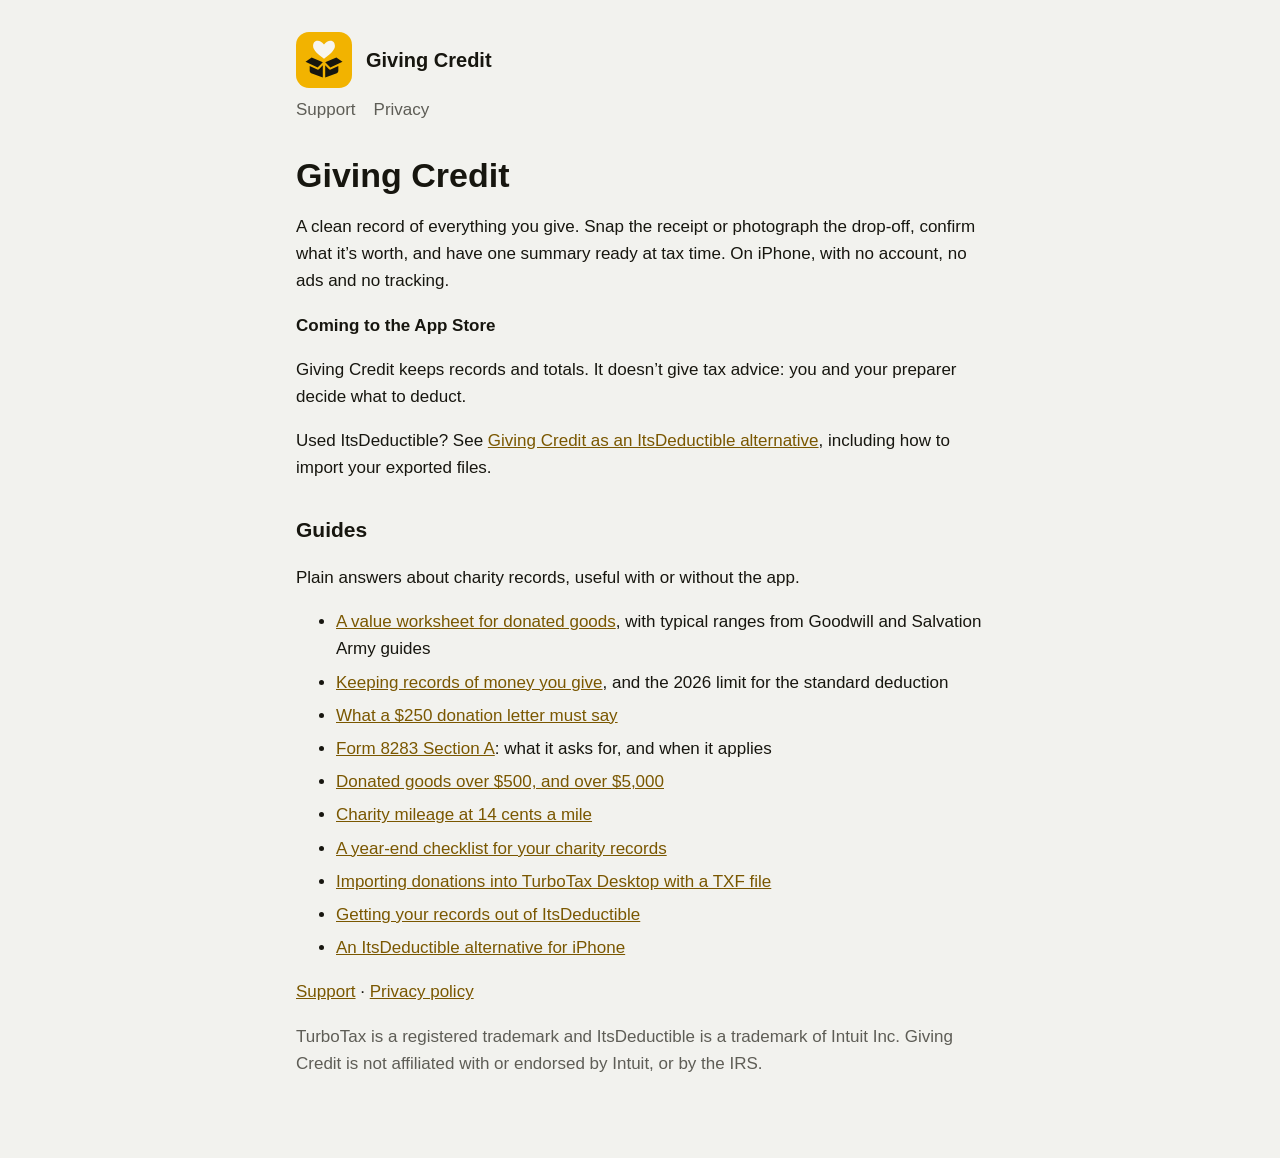
<file: index.html>
<!doctype html>
<html lang="en">
<head>
<meta charset="utf-8">
<meta name="viewport" content="width=device-width, initial-scale=1">
<title>Giving Credit</title>
<meta name="description" content="Giving Credit: a record of the gifts you give to charity, with a year-end summary for tax time, on iPhone.">
<link rel="canonical" href="https://andrewham1lton.github.io/giving-credit/">
<link rel="stylesheet" href="style.css">
<link rel="icon" href="icon.svg" type="image/svg+xml">
</head>
<body>
<main>
  <header><a href="./"><img src="icon.svg" alt="">Giving Credit</a></header>
  <nav><a href="support.html">Support</a><a href="privacy.html">Privacy</a></nav>
  <h1>Giving Credit</h1>
  <p>A clean record of everything you give. Snap the receipt or photograph the drop-off, confirm what it’s worth, and have one summary ready at tax time. On iPhone, with no account, no ads and no tracking.</p>
  <p class="store" data-ct="site-home">Coming to the App Store</p>
  <p>Giving Credit keeps records and totals. It doesn’t give tax advice: you and your preparer decide what to deduct.</p>
  <p>Used ItsDeductible? See <a href="itsdeductible-alternative.html">Giving Credit as an ItsDeductible alternative</a>, including how to import your exported files.</p>

  <h2 id="guides">Guides</h2>
  <p>Plain answers about charity records, useful with or without the app.</p>
  <ul class="guides">
    <li><a href="donation-value-worksheet.html">A value worksheet for donated goods</a>, with typical ranges from Goodwill and Salvation Army guides</li>
    <li><a href="cash-donation-records.html">Keeping records of money you give</a>, and the 2026 limit for the standard deduction</li>
    <li><a href="donation-acknowledgment-letter.html">What a $250 donation letter must say</a></li>
    <li><a href="form-8283-section-a.html">Form 8283 Section A</a>: what it asks for, and when it applies</li>
    <li><a href="noncash-donations-over-500-and-5000.html">Donated goods over $500, and over $5,000</a></li>
    <li><a href="charity-mileage.html">Charity mileage at 14 cents a mile</a></li>
    <li><a href="year-end-donation-checklist.html">A year-end checklist for your charity records</a></li>
    <li><a href="turbotax-desktop-txf-import.html">Importing donations into TurboTax Desktop with a TXF file</a></li>
    <li><a href="export-itsdeductible-data.html">Getting your records out of ItsDeductible</a></li>
    <li><a href="itsdeductible-alternative.html">An ItsDeductible alternative for iPhone</a></li>
  </ul>
  <p><a href="support.html">Support</a> · <a href="privacy.html">Privacy policy</a></p>
  <p class="muted">TurboTax is a registered trademark and ItsDeductible is a trademark of Intuit Inc. Giving Credit is not affiliated with or endorsed by Intuit, or by the IRS.</p>
</main>
</body>
</html>
</file>
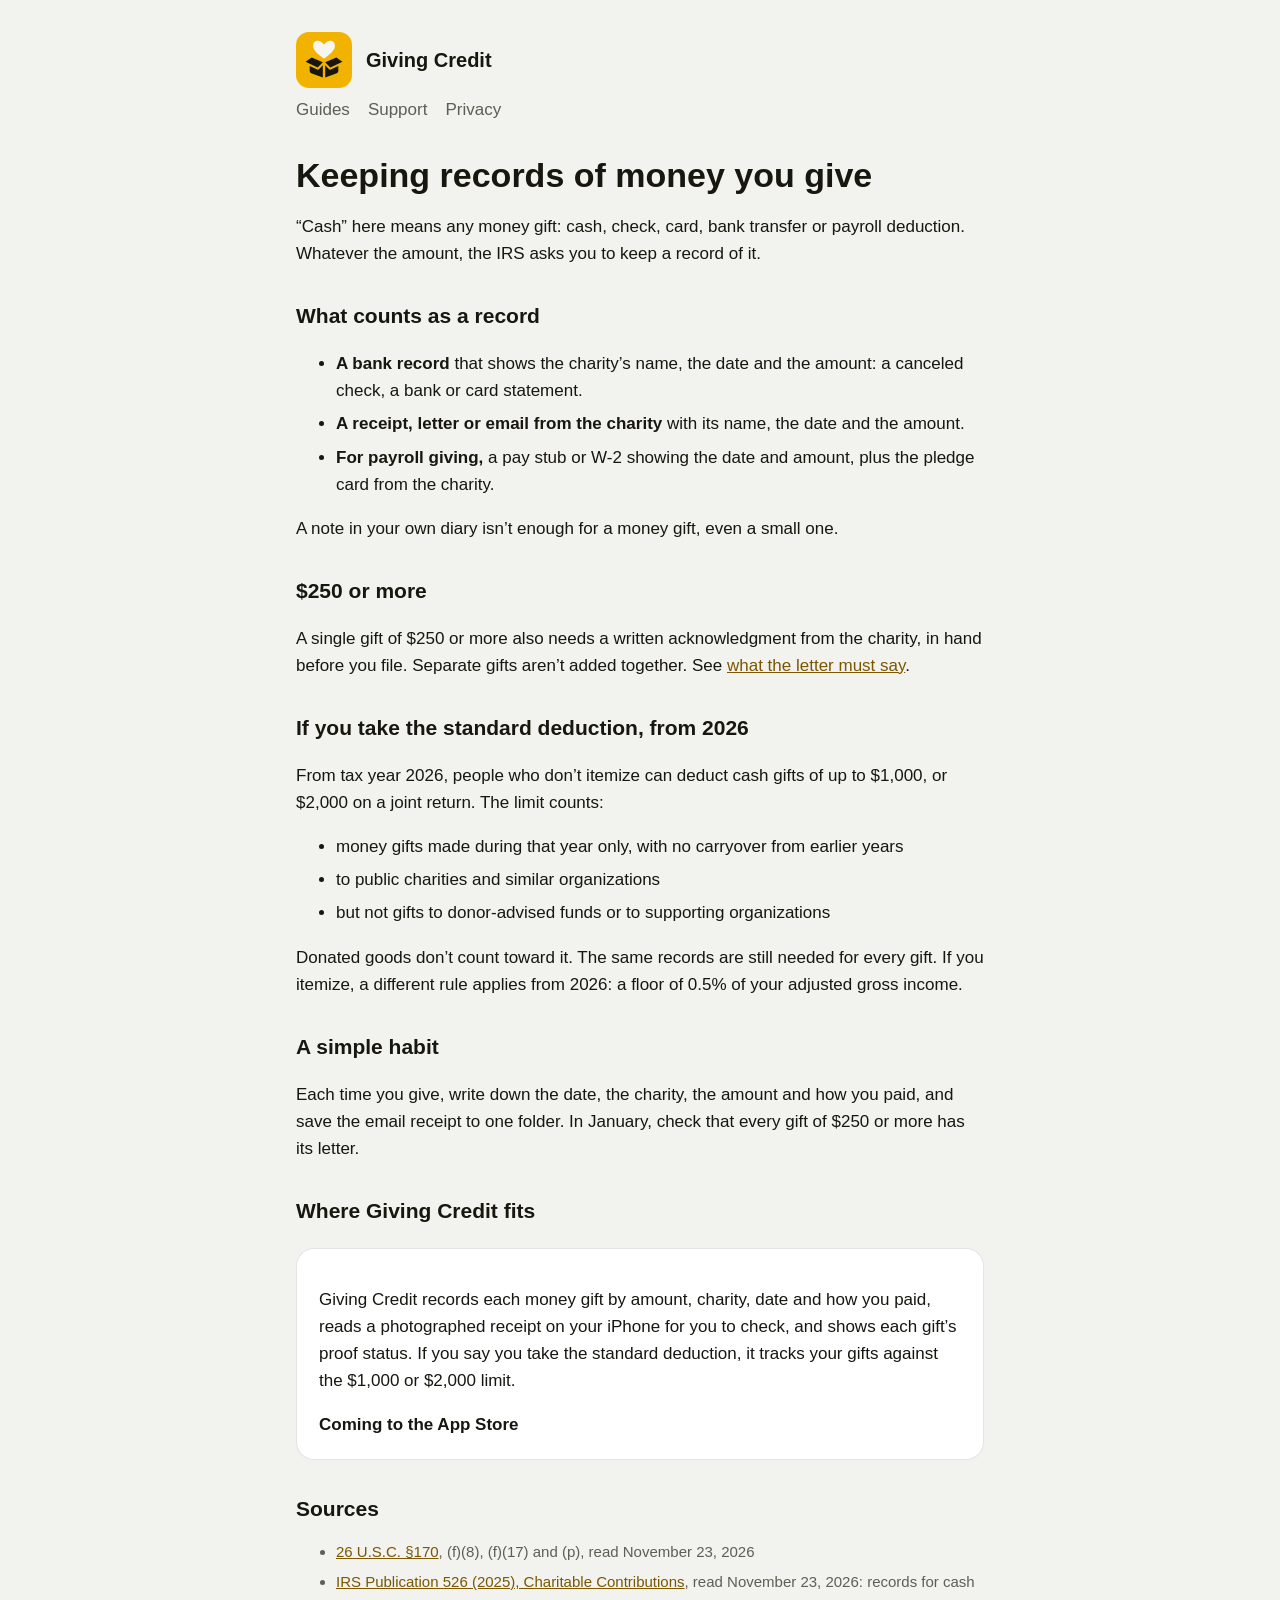
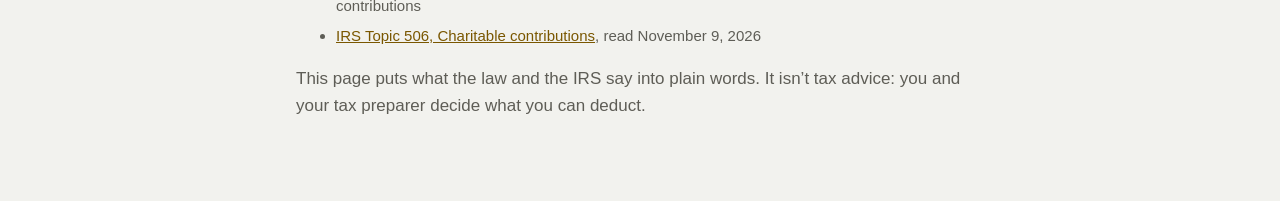
<file: cash-donation-records.html>
<!doctype html>
<html lang="en">
<head>
<meta charset="utf-8">
<meta name="viewport" content="width=device-width, initial-scale=1">
<title>Records for cash donations: what to keep for each gift</title>
<meta name="description" content="What record each money gift to charity needs, the $250 letter rule, and the new limit for people who take the standard deduction from 2026: $1,000, or $2,000 on a joint return.">
<link rel="canonical" href="https://andrewham1lton.github.io/giving-credit/cash-donation-records.html">
<meta property="og:type" content="article">
<meta property="og:title" content="Records for cash donations: what to keep for each gift">
<meta property="og:description" content="What record each money gift to charity needs, the $250 letter rule, and the new limit for people who take the standard deduction from 2026: $1,000, or $2,000 on a joint return.">
<meta property="og:url" content="https://andrewham1lton.github.io/giving-credit/cash-donation-records.html">
<link rel="stylesheet" href="style.css">
<link rel="icon" href="icon.svg" type="image/svg+xml">
</head>
<body>
<main>
  <header><a href="./"><img src="icon.svg" alt="">Giving Credit</a></header>
  <nav><a href="./#guides">Guides</a><a href="support.html">Support</a><a href="privacy.html">Privacy</a></nav>
  <h1>Keeping records of money you give</h1>
<p>“Cash” here means any money gift: cash, check, card, bank transfer or payroll deduction. Whatever the amount, the IRS asks you to keep a record of it.</p>

  <h2>What counts as a record</h2>
  <ul>
    <li><strong>A bank record</strong> that shows the charity’s name, the date and the amount: a canceled check, a bank or card statement.</li>
    <li><strong>A receipt, letter or email from the charity</strong> with its name, the date and the amount.</li>
    <li><strong>For payroll giving,</strong> a pay stub or W-2 showing the date and amount, plus the pledge card from the charity.</li>
  </ul>
  <p>A note in your own diary isn’t enough for a money gift, even a small one.</p>

  <h2>$250 or more</h2>
  <p>A single gift of $250 or more also needs a written acknowledgment from the charity, in hand before you file. Separate gifts aren’t added together. See <a href="donation-acknowledgment-letter.html">what the letter must say</a>.</p>

  <h2>If you take the standard deduction, from 2026</h2>
  <p>From tax year 2026, people who don’t itemize can deduct cash gifts of up to $1,000, or $2,000 on a joint return. The limit counts:</p>
  <ul>
    <li>money gifts made during that year only, with no carryover from earlier years</li>
    <li>to public charities and similar organizations</li>
    <li>but not gifts to donor-advised funds or to supporting organizations</li>
  </ul>
  <p>Donated goods don’t count toward it. The same records are still needed for every gift. If you itemize, a different rule applies from 2026: a floor of 0.5% of your adjusted gross income.</p>

  <h2>A simple habit</h2>
  <p>Each time you give, write down the date, the charity, the amount and how you paid, and save the email receipt to one folder. In January, check that every gift of $250 or more has its letter.</p>

  <h2>Where Giving Credit fits</h2>
  <div class="card">
    <p>Giving Credit records each money gift by amount, charity, date and how you paid, reads a photographed receipt on your iPhone for you to check, and shows each gift’s proof status. If you say you take the standard deduction, it tracks your gifts against the $1,000 or $2,000 limit.</p>
    <p class="store" data-ct="site-cash-records">Coming to the App Store</p>
  </div>

  <h2>Sources</h2>
  <ul class="sources">
    <li><a href="https://www.law.cornell.edu/uscode/text/26/170">26 U.S.C. §170</a>, (f)(8), (f)(17) and (p), read November 23, 2026</li>
    <li><a href="https://www.irs.gov/publications/p526">IRS Publication 526 (2025), Charitable Contributions</a>, read November 23, 2026: records for cash contributions</li>
    <li><a href="https://www.irs.gov/taxtopics/tc506">IRS Topic 506, Charitable contributions</a>, read November 9, 2026</li>
  </ul>
  <p class="muted">This page puts what the law and the IRS say into plain words. It isn’t tax advice: you and your tax preparer decide what you can deduct.</p>
</main>
</body>
</html>
</file>
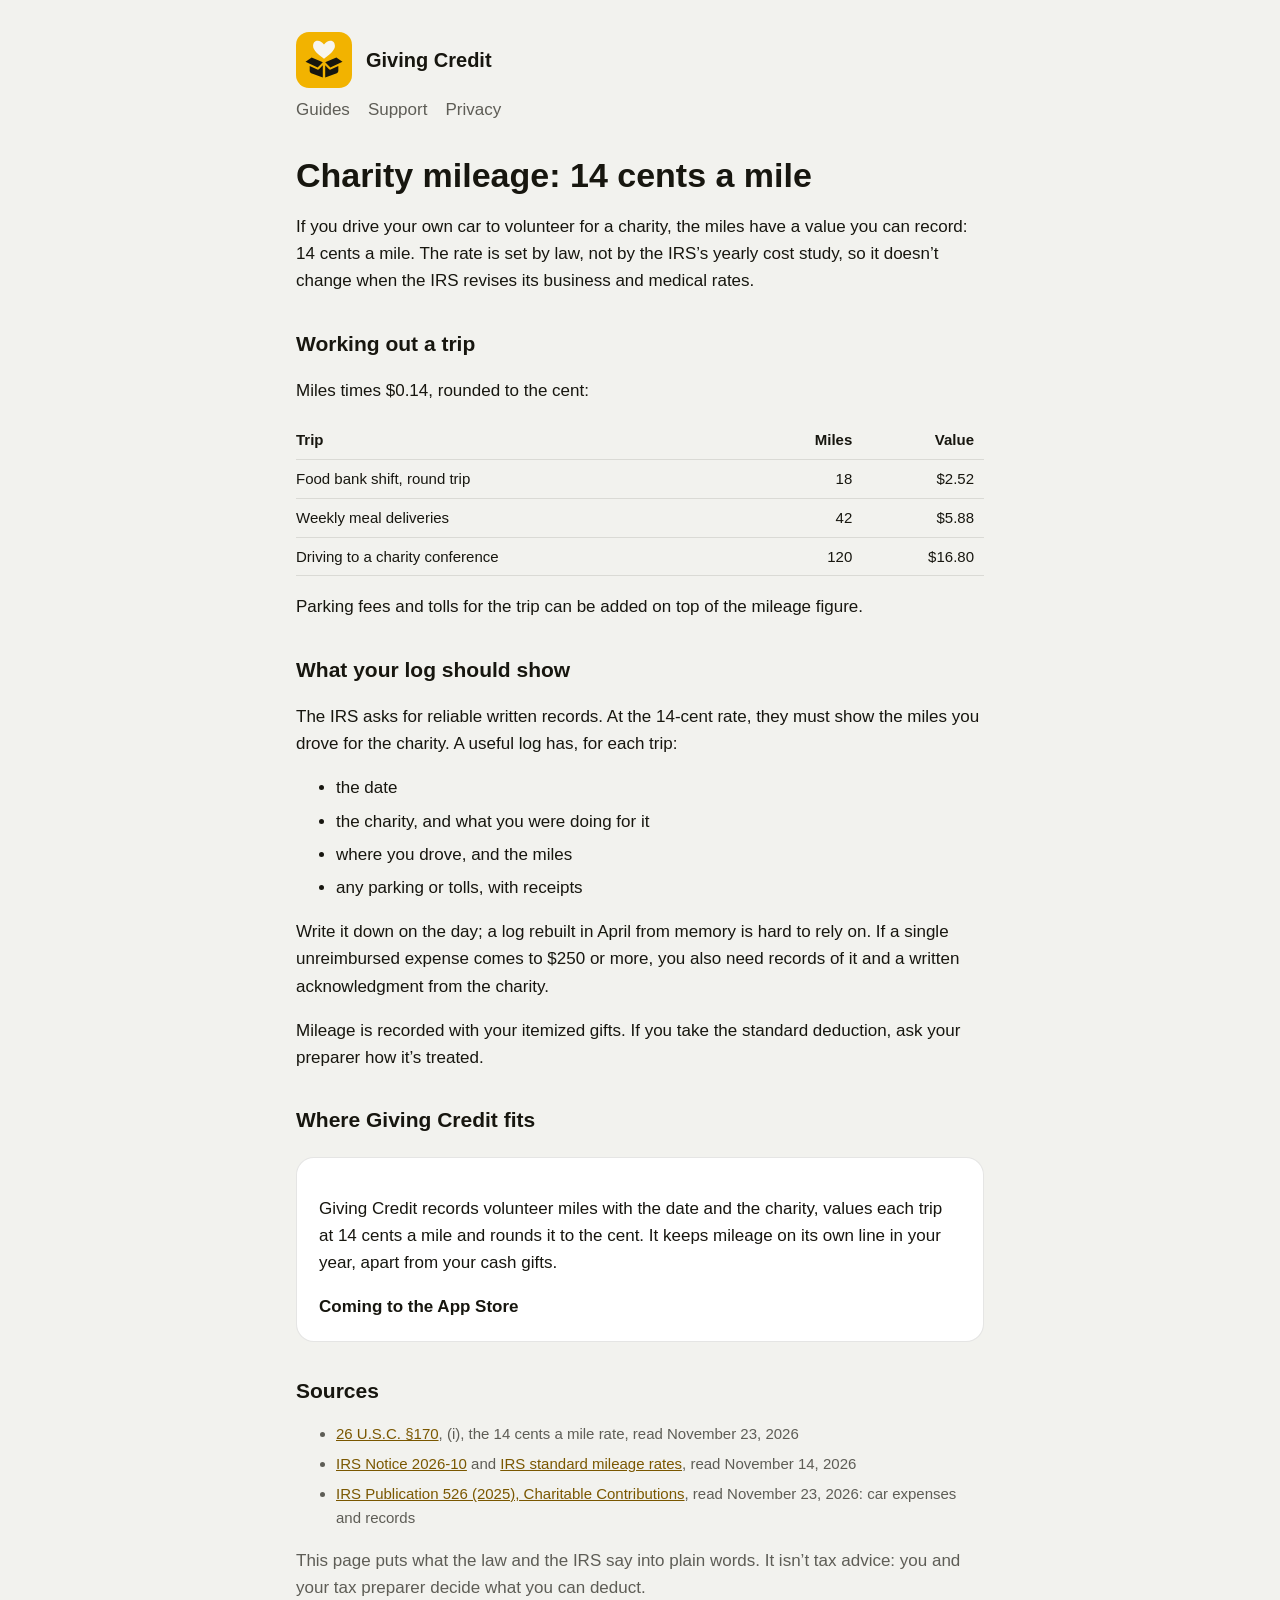
<file: charity-mileage.html>
<!doctype html>
<html lang="en">
<head>
<meta charset="utf-8">
<meta name="viewport" content="width=device-width, initial-scale=1">
<title>Charity mileage: the 14 cents a mile rate and keeping a log</title>
<meta name="description" content="Driving for a charity is valued at 14 cents a mile, a rate set by law. How to work out the value of a trip, and what your mileage log should show.">
<link rel="canonical" href="https://andrewham1lton.github.io/giving-credit/charity-mileage.html">
<meta property="og:type" content="article">
<meta property="og:title" content="Charity mileage: the 14 cents a mile rate and keeping a log">
<meta property="og:description" content="Driving for a charity is valued at 14 cents a mile, a rate set by law. How to work out the value of a trip, and what your mileage log should show.">
<meta property="og:url" content="https://andrewham1lton.github.io/giving-credit/charity-mileage.html">
<link rel="stylesheet" href="style.css">
<link rel="icon" href="icon.svg" type="image/svg+xml">
</head>
<body>
<main>
  <header><a href="./"><img src="icon.svg" alt="">Giving Credit</a></header>
  <nav><a href="./#guides">Guides</a><a href="support.html">Support</a><a href="privacy.html">Privacy</a></nav>
  <h1>Charity mileage: 14 cents a mile</h1>
<p>If you drive your own car to volunteer for a charity, the miles have a value you can record: 14 cents a mile. The rate is set by law, not by the IRS’s yearly cost study, so it doesn’t change when the IRS revises its business and medical rates.</p>

  <h2>Working out a trip</h2>
  <p>Miles times $0.14, rounded to the cent:</p>
  <div class="scroll">
  <table>
    <thead><tr><th>Trip</th><th class="num">Miles</th><th class="num">Value</th></tr></thead>
    <tbody>
      <tr><td>Food bank shift, round trip</td><td class="num">18</td><td class="num">$2.52</td></tr>
      <tr><td>Weekly meal deliveries</td><td class="num">42</td><td class="num">$5.88</td></tr>
      <tr><td>Driving to a charity conference</td><td class="num">120</td><td class="num">$16.80</td></tr>
    </tbody>
  </table>
  </div>
  <p>Parking fees and tolls for the trip can be added on top of the mileage figure.</p>

  <h2>What your log should show</h2>
  <p>The IRS asks for reliable written records. At the 14-cent rate, they must show the miles you drove for the charity. A useful log has, for each trip:</p>
  <ul>
    <li>the date</li>
    <li>the charity, and what you were doing for it</li>
    <li>where you drove, and the miles</li>
    <li>any parking or tolls, with receipts</li>
  </ul>
  <p>Write it down on the day; a log rebuilt in April from memory is hard to rely on. If a single unreimbursed expense comes to $250 or more, you also need records of it and a written acknowledgment from the charity.</p>
  <p>Mileage is recorded with your itemized gifts. If you take the standard deduction, ask your preparer how it’s treated.</p>

  <h2>Where Giving Credit fits</h2>
  <div class="card">
    <p>Giving Credit records volunteer miles with the date and the charity, values each trip at 14 cents a mile and rounds it to the cent. It keeps mileage on its own line in your year, apart from your cash gifts.</p>
    <p class="store" data-ct="site-mileage">Coming to the App Store</p>
  </div>

  <h2>Sources</h2>
  <ul class="sources">
    <li><a href="https://www.law.cornell.edu/uscode/text/26/170">26 U.S.C. §170</a>, (i), the 14 cents a mile rate, read November 23, 2026</li>
    <li><a href="https://www.irs.gov/pub/irs-drop/n-26-10.pdf">IRS Notice 2026-10</a> and <a href="https://www.irs.gov/tax-professionals/standard-mileage-rates">IRS standard mileage rates</a>, read November 14, 2026</li>
    <li><a href="https://www.irs.gov/publications/p526">IRS Publication 526 (2025), Charitable Contributions</a>, read November 23, 2026: car expenses and records</li>
  </ul>
  <p class="muted">This page puts what the law and the IRS say into plain words. It isn’t tax advice: you and your tax preparer decide what you can deduct.</p>
</main>
</body>
</html>
</file>
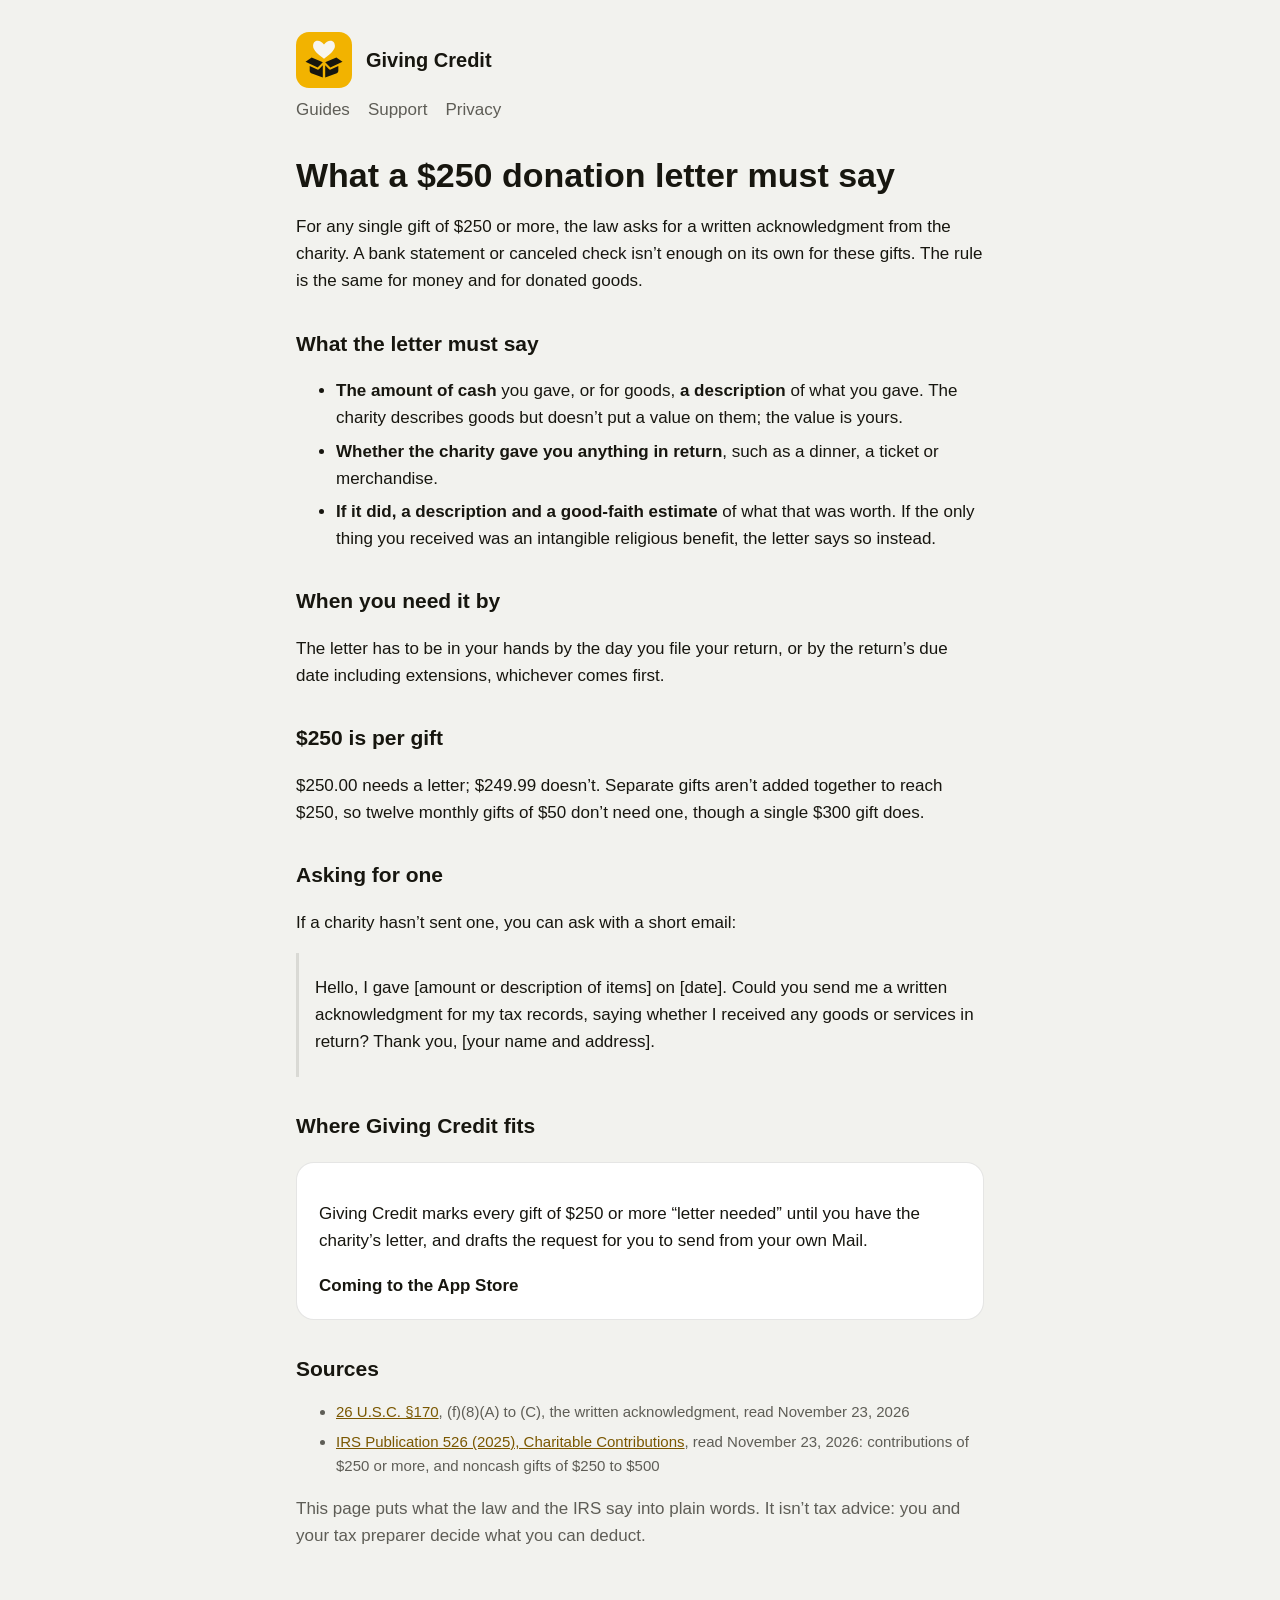
<file: donation-acknowledgment-letter.html>
<!doctype html>
<html lang="en">
<head>
<meta charset="utf-8">
<meta name="viewport" content="width=device-width, initial-scale=1">
<title>The $250 donation letter: what a written acknowledgment must say</title>
<meta name="description" content="Any single gift to charity of $250 or more needs the charity’s written acknowledgment, in hand before you file. What the letter must say, when you need it by, and how to ask for one.">
<link rel="canonical" href="https://andrewham1lton.github.io/giving-credit/donation-acknowledgment-letter.html">
<meta property="og:type" content="article">
<meta property="og:title" content="The $250 donation letter: what a written acknowledgment must say">
<meta property="og:description" content="Any single gift to charity of $250 or more needs the charity’s written acknowledgment, in hand before you file. What the letter must say, when you need it by, and how to ask for one.">
<meta property="og:url" content="https://andrewham1lton.github.io/giving-credit/donation-acknowledgment-letter.html">
<link rel="stylesheet" href="style.css">
<link rel="icon" href="icon.svg" type="image/svg+xml">
</head>
<body>
<main>
  <header><a href="./"><img src="icon.svg" alt="">Giving Credit</a></header>
  <nav><a href="./#guides">Guides</a><a href="support.html">Support</a><a href="privacy.html">Privacy</a></nav>
  <h1>What a $250 donation letter must say</h1>
<p>For any single gift of $250 or more, the law asks for a written acknowledgment from the charity. A bank statement or canceled check isn’t enough on its own for these gifts. The rule is the same for money and for donated goods.</p>

  <h2>What the letter must say</h2>
  <ul>
    <li><strong>The amount of cash</strong> you gave, or for goods, <strong>a description</strong> of what you gave. The charity describes goods but doesn’t put a value on them; the value is yours.</li>
    <li><strong>Whether the charity gave you anything in return</strong>, such as a dinner, a ticket or merchandise.</li>
    <li><strong>If it did, a description and a good-faith estimate</strong> of what that was worth. If the only thing you received was an intangible religious benefit, the letter says so instead.</li>
  </ul>

  <h2>When you need it by</h2>
  <p>The letter has to be in your hands by the day you file your return, or by the return’s due date including extensions, whichever comes first.</p>

  <h2>$250 is per gift</h2>
  <p>$250.00 needs a letter; $249.99 doesn’t. Separate gifts aren’t added together to reach $250, so twelve monthly gifts of $50 don’t need one, though a single $300 gift does.</p>

  <h2>Asking for one</h2>
  <p>If a charity hasn’t sent one, you can ask with a short email:</p>
  <blockquote>
    <p>Hello, I gave [amount or description of items] on [date]. Could you send me a written acknowledgment for my tax records, saying whether I received any goods or services in return? Thank you, [your name and address].</p>
  </blockquote>

  <h2>Where Giving Credit fits</h2>
  <div class="card">
    <p>Giving Credit marks every gift of $250 or more “letter needed” until you have the charity’s letter, and drafts the request for you to send from your own Mail.</p>
    <p class="store" data-ct="site-250-letter">Coming to the App Store</p>
  </div>

  <h2>Sources</h2>
  <ul class="sources">
    <li><a href="https://www.law.cornell.edu/uscode/text/26/170">26 U.S.C. §170</a>, (f)(8)(A) to (C), the written acknowledgment, read November 23, 2026</li>
    <li><a href="https://www.irs.gov/publications/p526">IRS Publication 526 (2025), Charitable Contributions</a>, read November 23, 2026: contributions of $250 or more, and noncash gifts of $250 to $500</li>
  </ul>
  <p class="muted">This page puts what the law and the IRS say into plain words. It isn’t tax advice: you and your tax preparer decide what you can deduct.</p>
</main>
</body>
</html>
</file>
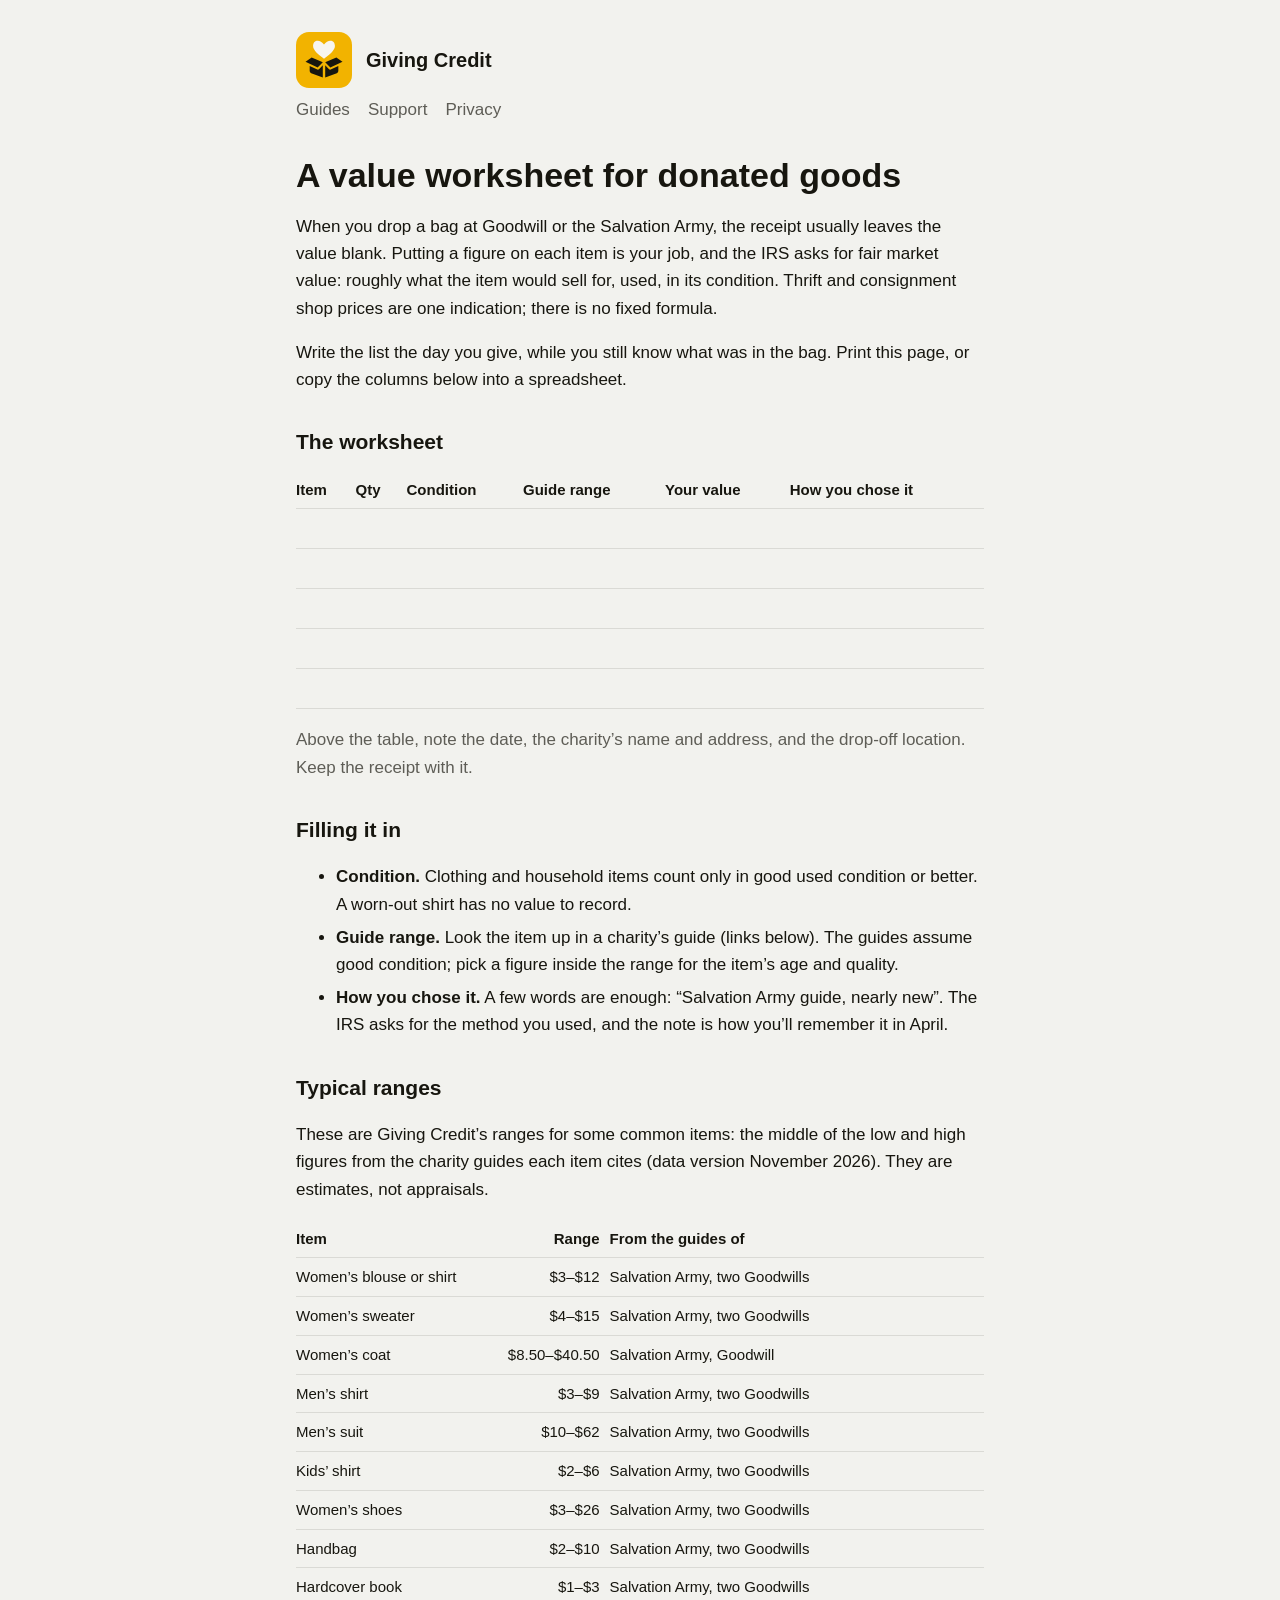
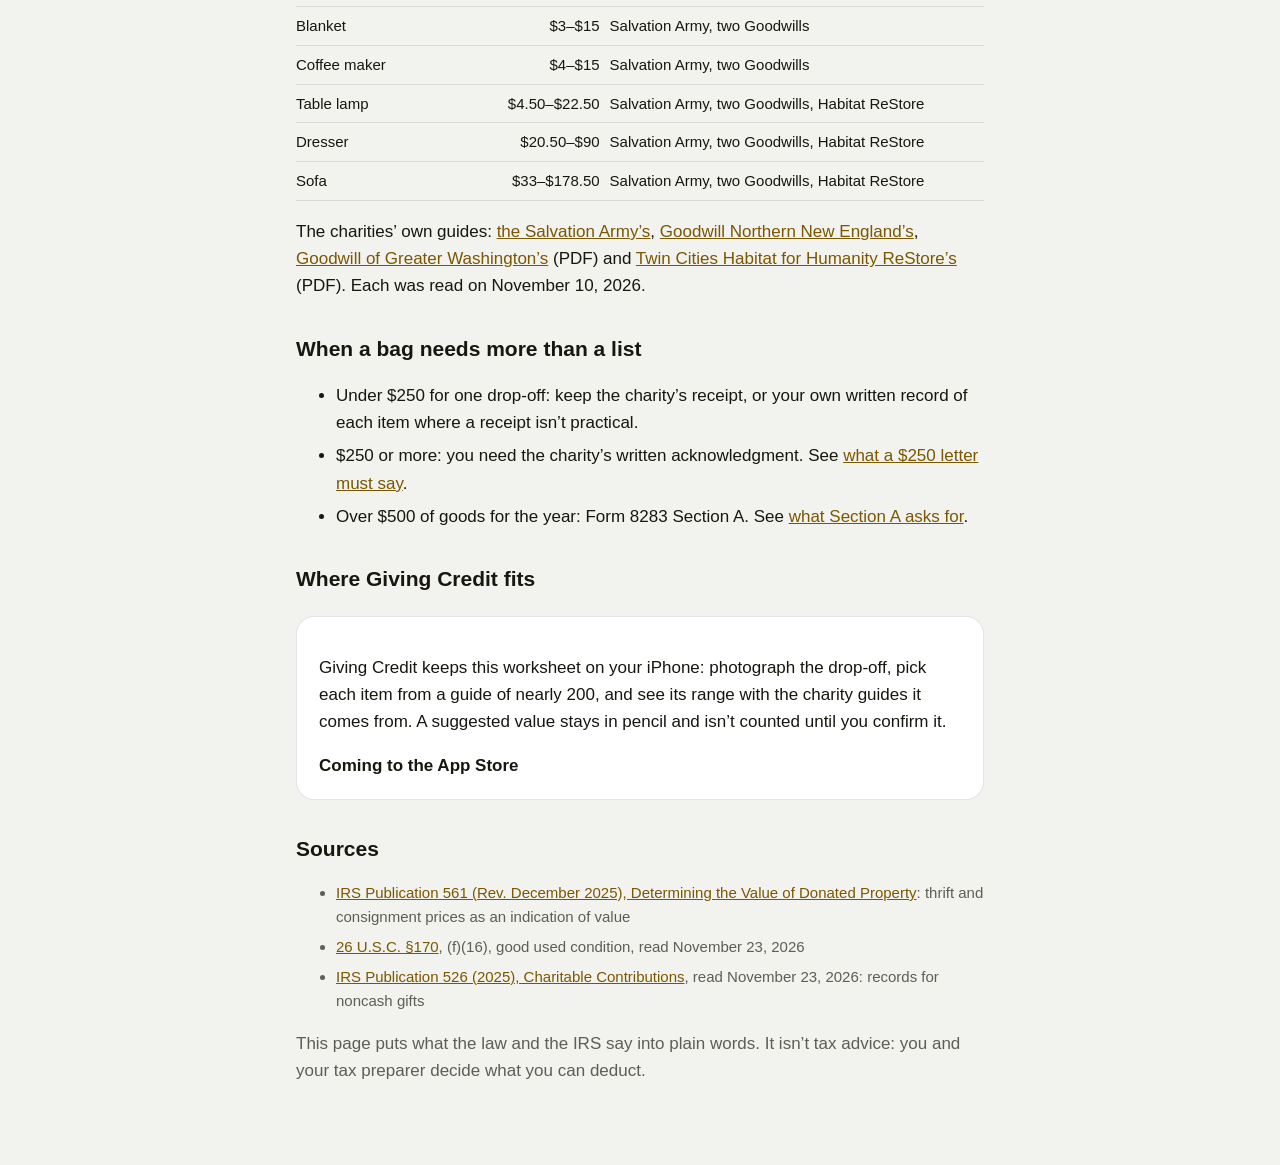
<file: donation-value-worksheet.html>
<!doctype html>
<html lang="en">
<head>
<meta charset="utf-8">
<meta name="viewport" content="width=device-width, initial-scale=1">
<title>Donated goods value worksheet: Goodwill and Salvation Army guides</title>
<meta name="description" content="A printable worksheet for valuing clothes, furniture and household goods you give to Goodwill, the Salvation Army or another thrift store, with typical ranges from the charities’ own guides.">
<link rel="canonical" href="https://andrewham1lton.github.io/giving-credit/donation-value-worksheet.html">
<meta property="og:type" content="article">
<meta property="og:title" content="Donated goods value worksheet: Goodwill and Salvation Army guides">
<meta property="og:description" content="A printable worksheet for valuing clothes, furniture and household goods you give to Goodwill, the Salvation Army or another thrift store, with typical ranges from the charities’ own guides.">
<meta property="og:url" content="https://andrewham1lton.github.io/giving-credit/donation-value-worksheet.html">
<link rel="stylesheet" href="style.css">
<link rel="icon" href="icon.svg" type="image/svg+xml">
</head>
<body>
<main>
  <header><a href="./"><img src="icon.svg" alt="">Giving Credit</a></header>
  <nav><a href="./#guides">Guides</a><a href="support.html">Support</a><a href="privacy.html">Privacy</a></nav>
  <h1>A value worksheet for donated goods</h1>
<p>When you drop a bag at Goodwill or the Salvation Army, the receipt usually leaves the value blank. Putting a figure on each item is your job, and the IRS asks for fair market value: roughly what the item would sell for, used, in its condition. Thrift and consignment shop prices are one indication; there is no fixed formula.</p>
  <p>Write the list the day you give, while you still know what was in the bag. Print this page, or copy the columns below into a spreadsheet.</p>

  <h2>The worksheet</h2>
  <div class="scroll">
  <table class="worksheet">
    <thead><tr><th>Item</th><th>Qty</th><th>Condition</th><th>Guide range</th><th>Your value</th><th>How you chose it</th></tr></thead>
    <tbody>
      <tr><td>&nbsp;</td><td></td><td></td><td></td><td></td><td></td></tr>
      <tr><td>&nbsp;</td><td></td><td></td><td></td><td></td><td></td></tr>
      <tr><td>&nbsp;</td><td></td><td></td><td></td><td></td><td></td></tr>
      <tr><td>&nbsp;</td><td></td><td></td><td></td><td></td><td></td></tr>
      <tr><td>&nbsp;</td><td></td><td></td><td></td><td></td><td></td></tr>
    </tbody>
  </table>
  </div>
  <p class="muted">Above the table, note the date, the charity’s name and address, and the drop-off location. Keep the receipt with it.</p>

  <h2>Filling it in</h2>
  <ul>
    <li><strong>Condition.</strong> Clothing and household items count only in good used condition or better. A worn-out shirt has no value to record.</li>
    <li><strong>Guide range.</strong> Look the item up in a charity’s guide (links below). The guides assume good condition; pick a figure inside the range for the item’s age and quality.</li>
    <li><strong>How you chose it.</strong> A few words are enough: “Salvation Army guide, nearly new”. The IRS asks for the method you used, and the note is how you’ll remember it in April.</li>
  </ul>

  <h2>Typical ranges</h2>
  <p>These are Giving Credit’s ranges for some common items: the middle of the low and high figures from the charity guides each item cites (data version November 2026). They are estimates, not appraisals.</p>
  <div class="scroll">
  <table>
    <thead><tr><th>Item</th><th class="num">Range</th><th>From the guides of</th></tr></thead>
    <tbody>
      <tr><td>Women’s blouse or shirt</td><td class="num">$3–$12</td><td>Salvation Army, two Goodwills</td></tr>
      <tr><td>Women’s sweater</td><td class="num">$4–$15</td><td>Salvation Army, two Goodwills</td></tr>
      <tr><td>Women’s coat</td><td class="num">$8.50–$40.50</td><td>Salvation Army, Goodwill</td></tr>
      <tr><td>Men’s shirt</td><td class="num">$3–$9</td><td>Salvation Army, two Goodwills</td></tr>
      <tr><td>Men’s suit</td><td class="num">$10–$62</td><td>Salvation Army, two Goodwills</td></tr>
      <tr><td>Kids’ shirt</td><td class="num">$2–$6</td><td>Salvation Army, two Goodwills</td></tr>
      <tr><td>Women’s shoes</td><td class="num">$3–$26</td><td>Salvation Army, two Goodwills</td></tr>
      <tr><td>Handbag</td><td class="num">$2–$10</td><td>Salvation Army, two Goodwills</td></tr>
      <tr><td>Hardcover book</td><td class="num">$1–$3</td><td>Salvation Army, two Goodwills</td></tr>
      <tr><td>Blanket</td><td class="num">$3–$15</td><td>Salvation Army, two Goodwills</td></tr>
      <tr><td>Coffee maker</td><td class="num">$4–$15</td><td>Salvation Army, two Goodwills</td></tr>
      <tr><td>Table lamp</td><td class="num">$4.50–$22.50</td><td>Salvation Army, two Goodwills, Habitat ReStore</td></tr>
      <tr><td>Dresser</td><td class="num">$20.50–$90</td><td>Salvation Army, two Goodwills, Habitat ReStore</td></tr>
      <tr><td>Sofa</td><td class="num">$33–$178.50</td><td>Salvation Army, two Goodwills, Habitat ReStore</td></tr>
    </tbody>
  </table>
  </div>
  <p>The charities’ own guides: <a href="https://satruck.org/donation-value-guide">the Salvation Army’s</a>, <a href="https://goodwillnne.org/donate/donation-value-guide/">Goodwill Northern New England’s</a>, <a href="https://dcgoodwill.org/wp-content/uploads/2023/03/dcgoodwill-irs-donation-value-guideweb.pdf">Goodwill of Greater Washington’s</a> (PDF) and <a href="https://www.tchabitat.org/hubfs/documents/DONATION%20VALUATION%20GUIDE.pdf">Twin Cities Habitat for Humanity ReStore’s</a> (PDF). Each was read on November 10, 2026.</p>

  <h2>When a bag needs more than a list</h2>
  <ul>
    <li>Under $250 for one drop-off: keep the charity’s receipt, or your own written record of each item where a receipt isn’t practical.</li>
    <li>$250 or more: you need the charity’s written acknowledgment. See <a href="donation-acknowledgment-letter.html">what a $250 letter must say</a>.</li>
    <li>Over $500 of goods for the year: Form 8283 Section A. See <a href="form-8283-section-a.html">what Section A asks for</a>.</li>
  </ul>

  <h2>Where Giving Credit fits</h2>
  <div class="card">
    <p>Giving Credit keeps this worksheet on your iPhone: photograph the drop-off, pick each item from a guide of nearly 200, and see its range with the charity guides it comes from. A suggested value stays in pencil and isn’t counted until you confirm it.</p>
    <p class="store" data-ct="site-value-worksheet">Coming to the App Store</p>
  </div>

  <h2>Sources</h2>
  <ul class="sources">
    <li><a href="https://www.irs.gov/publications/p561">IRS Publication 561 (Rev. December 2025), Determining the Value of Donated Property</a>: thrift and consignment prices as an indication of value</li>
    <li><a href="https://www.law.cornell.edu/uscode/text/26/170">26 U.S.C. §170</a>, (f)(16), good used condition, read November 23, 2026</li>
    <li><a href="https://www.irs.gov/publications/p526">IRS Publication 526 (2025), Charitable Contributions</a>, read November 23, 2026: records for noncash gifts</li>
  </ul>
  <p class="muted">This page puts what the law and the IRS say into plain words. It isn’t tax advice: you and your tax preparer decide what you can deduct.</p>
</main>
</body>
</html>
</file>
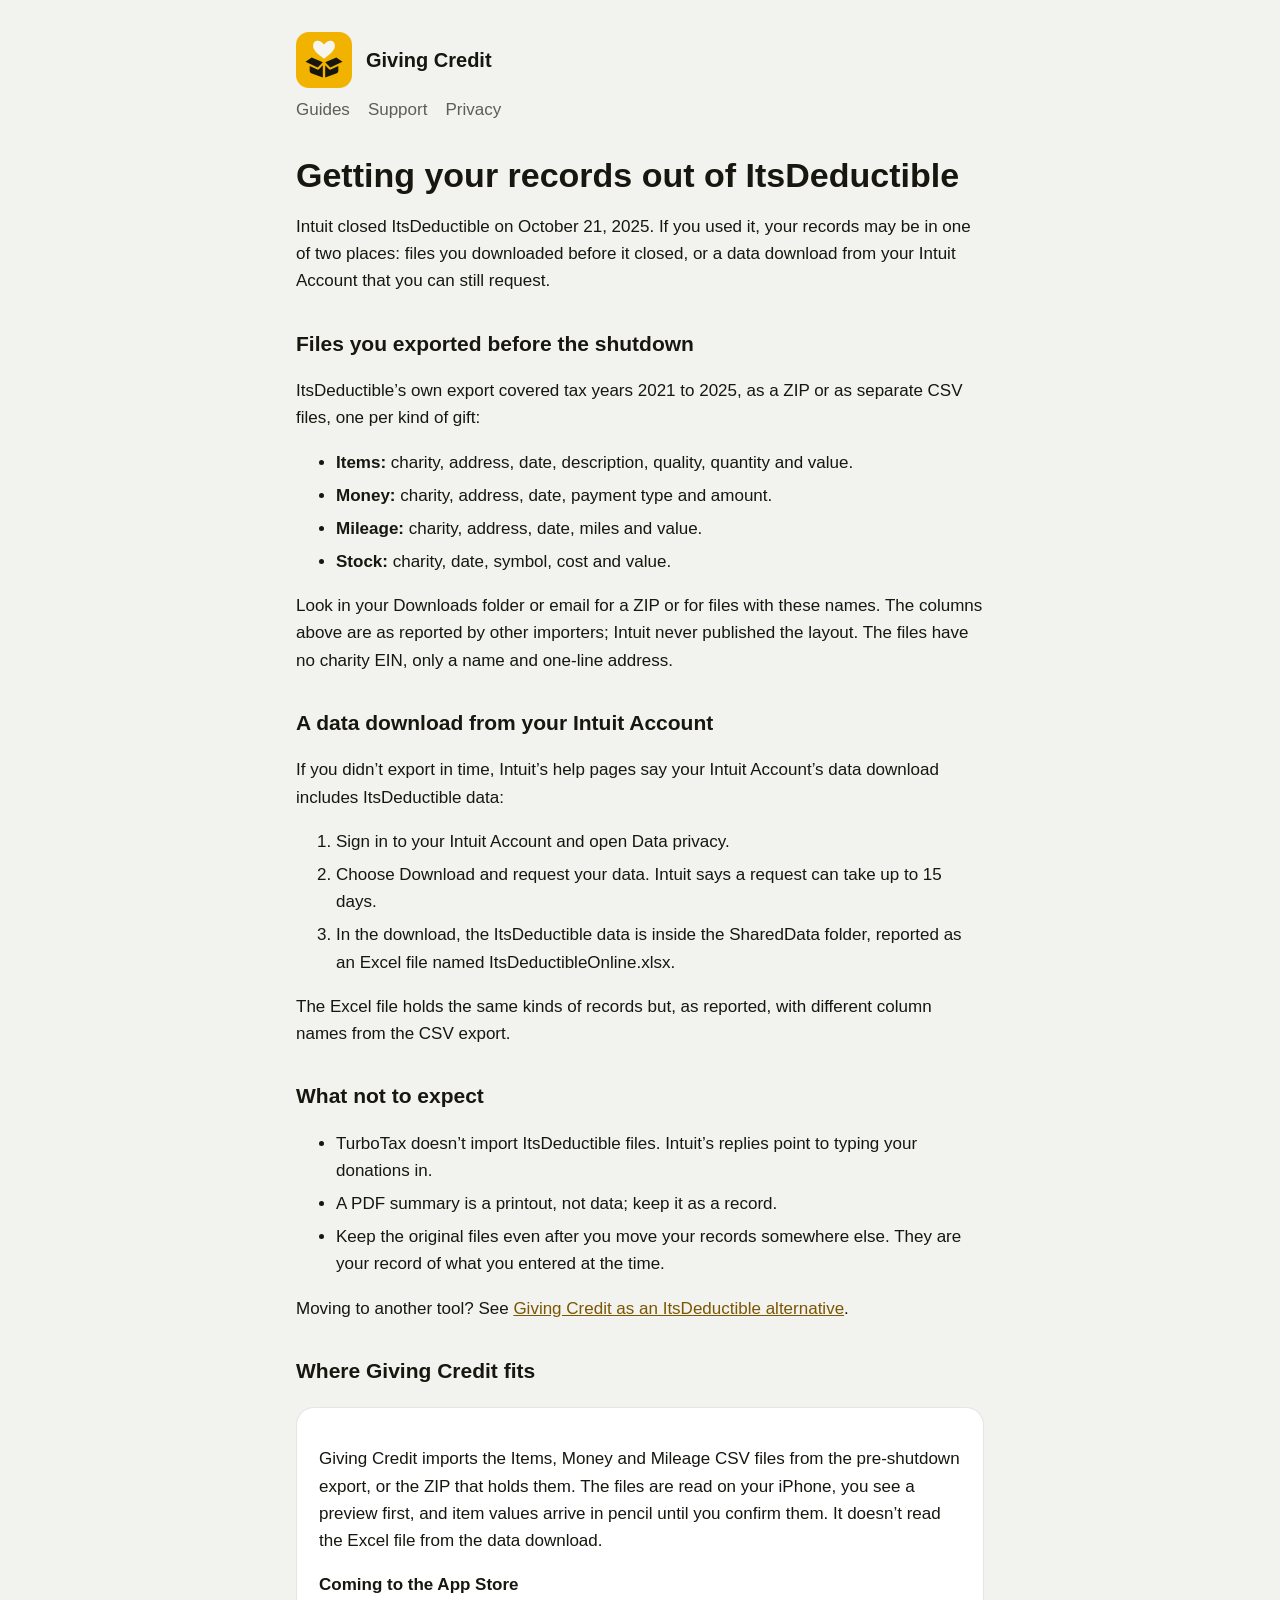
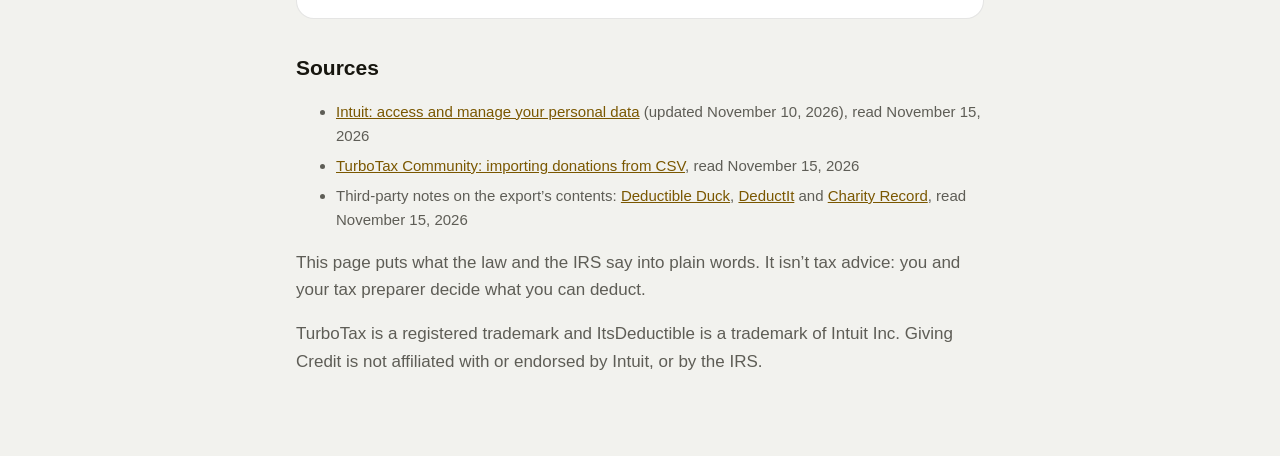
<file: export-itsdeductible-data.html>
<!doctype html>
<html lang="en">
<head>
<meta charset="utf-8">
<meta name="viewport" content="width=device-width, initial-scale=1">
<title>How to get your records out of ItsDeductible after the shutdown</title>
<meta name="description" content="ItsDeductible closed on October 21, 2025. Where your donation records went, how to download them from your Intuit Account, and what the files contain.">
<link rel="canonical" href="https://andrewham1lton.github.io/giving-credit/export-itsdeductible-data.html">
<meta property="og:type" content="article">
<meta property="og:title" content="How to get your records out of ItsDeductible after the shutdown">
<meta property="og:description" content="ItsDeductible closed on October 21, 2025. Where your donation records went, how to download them from your Intuit Account, and what the files contain.">
<meta property="og:url" content="https://andrewham1lton.github.io/giving-credit/export-itsdeductible-data.html">
<link rel="stylesheet" href="style.css">
<link rel="icon" href="icon.svg" type="image/svg+xml">
</head>
<body>
<main>
  <header><a href="./"><img src="icon.svg" alt="">Giving Credit</a></header>
  <nav><a href="./#guides">Guides</a><a href="support.html">Support</a><a href="privacy.html">Privacy</a></nav>
  <h1>Getting your records out of ItsDeductible</h1>
<p>Intuit closed ItsDeductible on October 21, 2025. If you used it, your records may be in one of two places: files you downloaded before it closed, or a data download from your Intuit Account that you can still request.</p>

  <h2>Files you exported before the shutdown</h2>
  <p>ItsDeductible’s own export covered tax years 2021 to 2025, as a ZIP or as separate CSV files, one per kind of gift:</p>
  <ul>
    <li><strong>Items:</strong> charity, address, date, description, quality, quantity and value.</li>
    <li><strong>Money:</strong> charity, address, date, payment type and amount.</li>
    <li><strong>Mileage:</strong> charity, address, date, miles and value.</li>
    <li><strong>Stock:</strong> charity, date, symbol, cost and value.</li>
  </ul>
  <p>Look in your Downloads folder or email for a ZIP or for files with these names. The columns above are as reported by other importers; Intuit never published the layout. The files have no charity EIN, only a name and one-line address.</p>

  <h2>A data download from your Intuit Account</h2>
  <p>If you didn’t export in time, Intuit’s help pages say your Intuit Account’s data download includes ItsDeductible data:</p>
  <ol>
    <li>Sign in to your Intuit Account and open Data privacy.</li>
    <li>Choose Download and request your data. Intuit says a request can take up to 15 days.</li>
    <li>In the download, the ItsDeductible data is inside the SharedData folder, reported as an Excel file named ItsDeductibleOnline.xlsx.</li>
  </ol>
  <p>The Excel file holds the same kinds of records but, as reported, with different column names from the CSV export.</p>

  <h2>What not to expect</h2>
  <ul>
    <li>TurboTax doesn’t import ItsDeductible files. Intuit’s replies point to typing your donations in.</li>
    <li>A PDF summary is a printout, not data; keep it as a record.</li>
    <li>Keep the original files even after you move your records somewhere else. They are your record of what you entered at the time.</li>
  </ul>
  <p>Moving to another tool? See <a href="itsdeductible-alternative.html">Giving Credit as an ItsDeductible alternative</a>.</p>

  <h2>Where Giving Credit fits</h2>
  <div class="card">
    <p>Giving Credit imports the Items, Money and Mileage CSV files from the pre-shutdown export, or the ZIP that holds them. The files are read on your iPhone, you see a preview first, and item values arrive in pencil until you confirm them. It doesn’t read the Excel file from the data download.</p>
    <p class="store" data-ct="site-itsd-export">Coming to the App Store</p>
  </div>

  <h2>Sources</h2>
  <ul class="sources">
    <li><a href="https://ttlc.intuit.com/turbotax-support/en-us/help-article/account-management/access-manage-personal-data-intuit-account/L8nCbA0px_US_en_US">Intuit: access and manage your personal data</a> (updated November 10, 2026), read November 15, 2026</li>
    <li><a href="https://ttlc.intuit.com/community/deductions-credits-9/importing-donations-from-csv-803121">TurboTax Community: importing donations from CSV</a>, read November 15, 2026</li>
    <li>Third-party notes on the export’s contents: <a href="https://deductibleduck.com/?p=204">Deductible Duck</a>, <a href="https://deductit.io/blog/intuit-data-import-guide">DeductIt</a> and <a href="https://charityrecord.com/help/import-format-guide/">Charity Record</a>, read November 15, 2026</li>
  </ul>
  <p class="muted">This page puts what the law and the IRS say into plain words. It isn’t tax advice: you and your tax preparer decide what you can deduct.</p>
  <p class="muted">TurboTax is a registered trademark and ItsDeductible is a trademark of Intuit Inc. Giving Credit is not affiliated with or endorsed by Intuit, or by the IRS.</p>
</main>
</body>
</html>
</file>
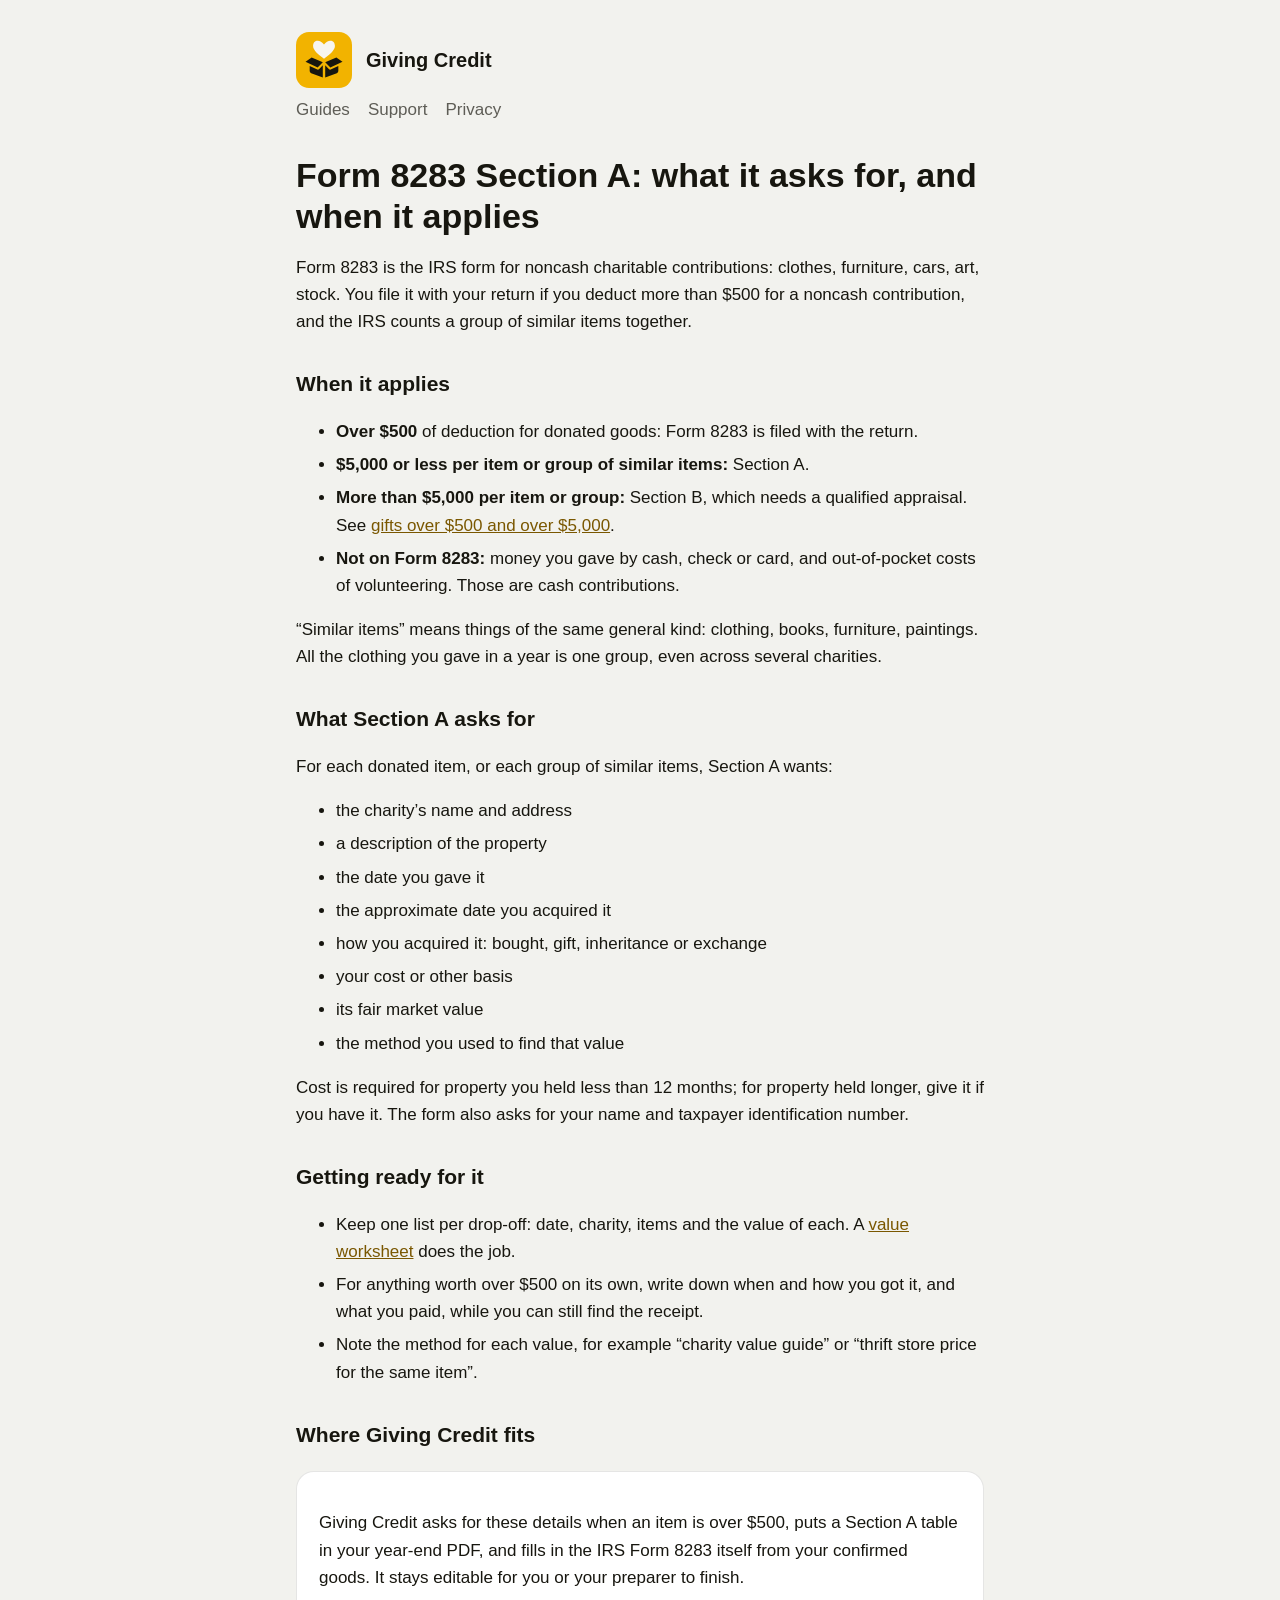
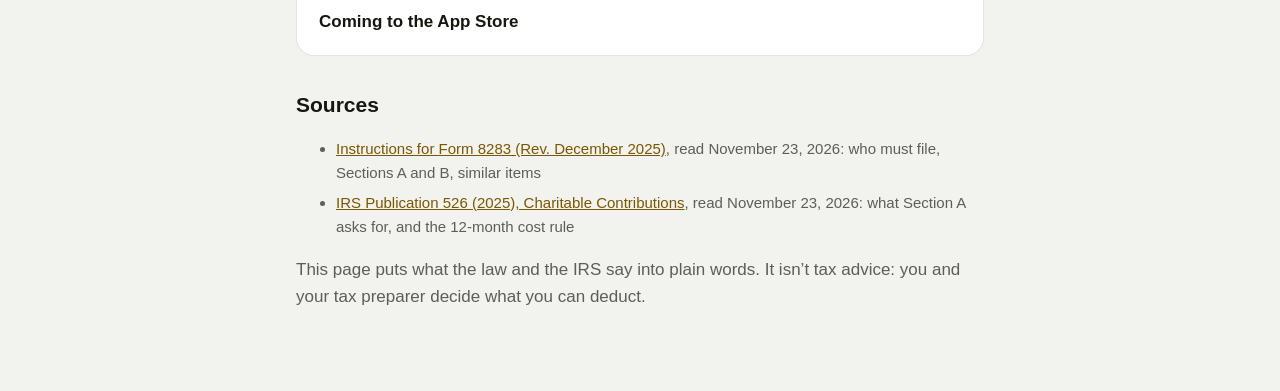
<file: form-8283-section-a.html>
<!doctype html>
<html lang="en">
<head>
<meta charset="utf-8">
<meta name="viewport" content="width=device-width, initial-scale=1">
<title>Form 8283 Section A: what it asks for and when you need it</title>
<meta name="description" content="When donated goods put you over $500 for the year, the IRS asks for Form 8283. What Section A asks for, item by item, and when Section B applies instead.">
<link rel="canonical" href="https://andrewham1lton.github.io/giving-credit/form-8283-section-a.html">
<meta property="og:type" content="article">
<meta property="og:title" content="Form 8283 Section A: what it asks for and when you need it">
<meta property="og:description" content="When donated goods put you over $500 for the year, the IRS asks for Form 8283. What Section A asks for, item by item, and when Section B applies instead.">
<meta property="og:url" content="https://andrewham1lton.github.io/giving-credit/form-8283-section-a.html">
<link rel="stylesheet" href="style.css">
<link rel="icon" href="icon.svg" type="image/svg+xml">
</head>
<body>
<main>
  <header><a href="./"><img src="icon.svg" alt="">Giving Credit</a></header>
  <nav><a href="./#guides">Guides</a><a href="support.html">Support</a><a href="privacy.html">Privacy</a></nav>
  <h1>Form 8283 Section A: what it asks for, and when it applies</h1>
<p>Form 8283 is the IRS form for noncash charitable contributions: clothes, furniture, cars, art, stock. You file it with your return if you deduct more than $500 for a noncash contribution, and the IRS counts a group of similar items together.</p>

  <h2>When it applies</h2>
  <ul>
    <li><strong>Over $500</strong> of deduction for donated goods: Form 8283 is filed with the return.</li>
    <li><strong>$5,000 or less per item or group of similar items:</strong> Section A.</li>
    <li><strong>More than $5,000 per item or group:</strong> Section B, which needs a qualified appraisal. See <a href="noncash-donations-over-500-and-5000.html">gifts over $500 and over $5,000</a>.</li>
    <li><strong>Not on Form 8283:</strong> money you gave by cash, check or card, and out-of-pocket costs of volunteering. Those are cash contributions.</li>
  </ul>
  <p>“Similar items” means things of the same general kind: clothing, books, furniture, paintings. All the clothing you gave in a year is one group, even across several charities.</p>

  <h2>What Section A asks for</h2>
  <p>For each donated item, or each group of similar items, Section A wants:</p>
  <ul>
    <li>the charity’s name and address</li>
    <li>a description of the property</li>
    <li>the date you gave it</li>
    <li>the approximate date you acquired it</li>
    <li>how you acquired it: bought, gift, inheritance or exchange</li>
    <li>your cost or other basis</li>
    <li>its fair market value</li>
    <li>the method you used to find that value</li>
  </ul>
  <p>Cost is required for property you held less than 12 months; for property held longer, give it if you have it. The form also asks for your name and taxpayer identification number.</p>

  <h2>Getting ready for it</h2>
  <ul>
    <li>Keep one list per drop-off: date, charity, items and the value of each. A <a href="donation-value-worksheet.html">value worksheet</a> does the job.</li>
    <li>For anything worth over $500 on its own, write down when and how you got it, and what you paid, while you can still find the receipt.</li>
    <li>Note the method for each value, for example “charity value guide” or “thrift store price for the same item”.</li>
  </ul>

  <h2>Where Giving Credit fits</h2>
  <div class="card">
    <p>Giving Credit asks for these details when an item is over $500, puts a Section A table in your year-end PDF, and fills in the IRS Form 8283 itself from your confirmed goods. It stays editable for you or your preparer to finish.</p>
    <p class="store" data-ct="site-form-8283">Coming to the App Store</p>
  </div>

  <h2>Sources</h2>
  <ul class="sources">
    <li><a href="https://www.irs.gov/instructions/i8283">Instructions for Form 8283 (Rev. December 2025)</a>, read November 23, 2026: who must file, Sections A and B, similar items</li>
    <li><a href="https://www.irs.gov/publications/p526">IRS Publication 526 (2025), Charitable Contributions</a>, read November 23, 2026: what Section A asks for, and the 12-month cost rule</li>
  </ul>
  <p class="muted">This page puts what the law and the IRS say into plain words. It isn’t tax advice: you and your tax preparer decide what you can deduct.</p>
</main>
</body>
</html>
</file>
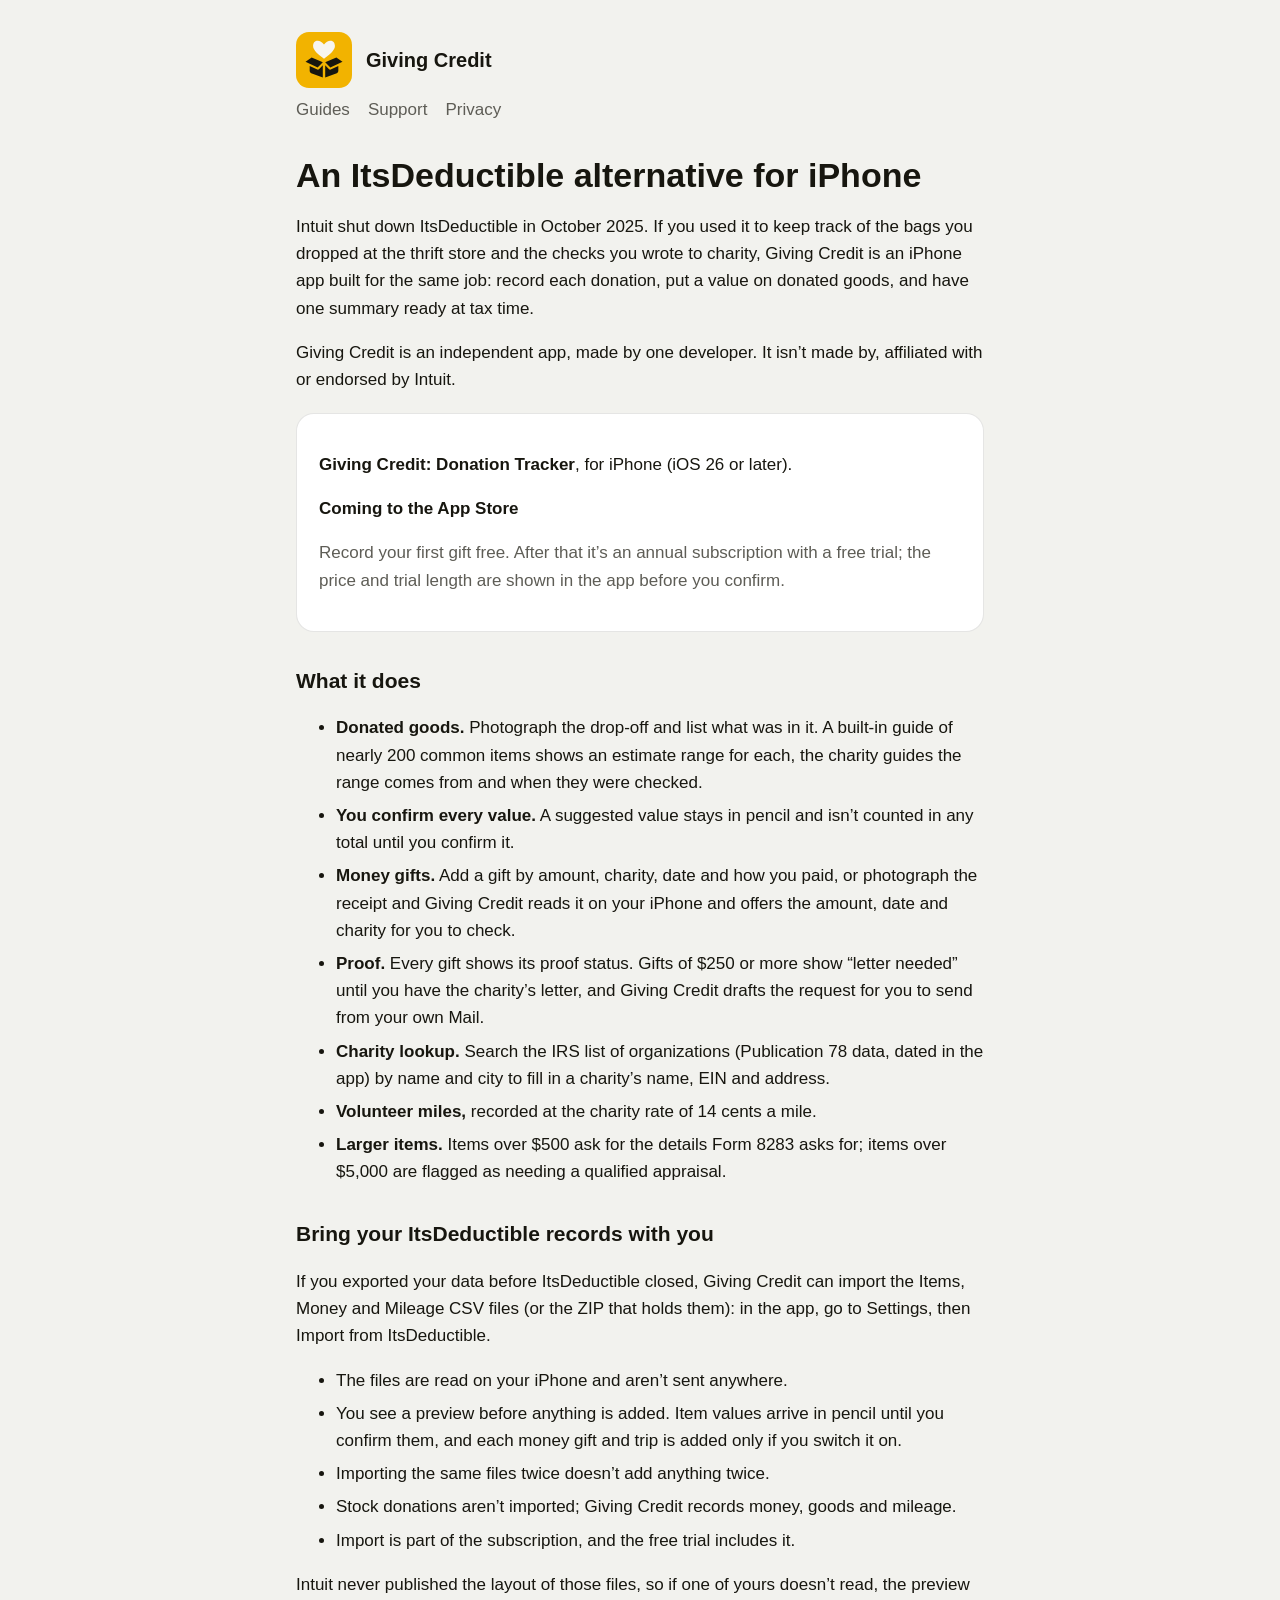
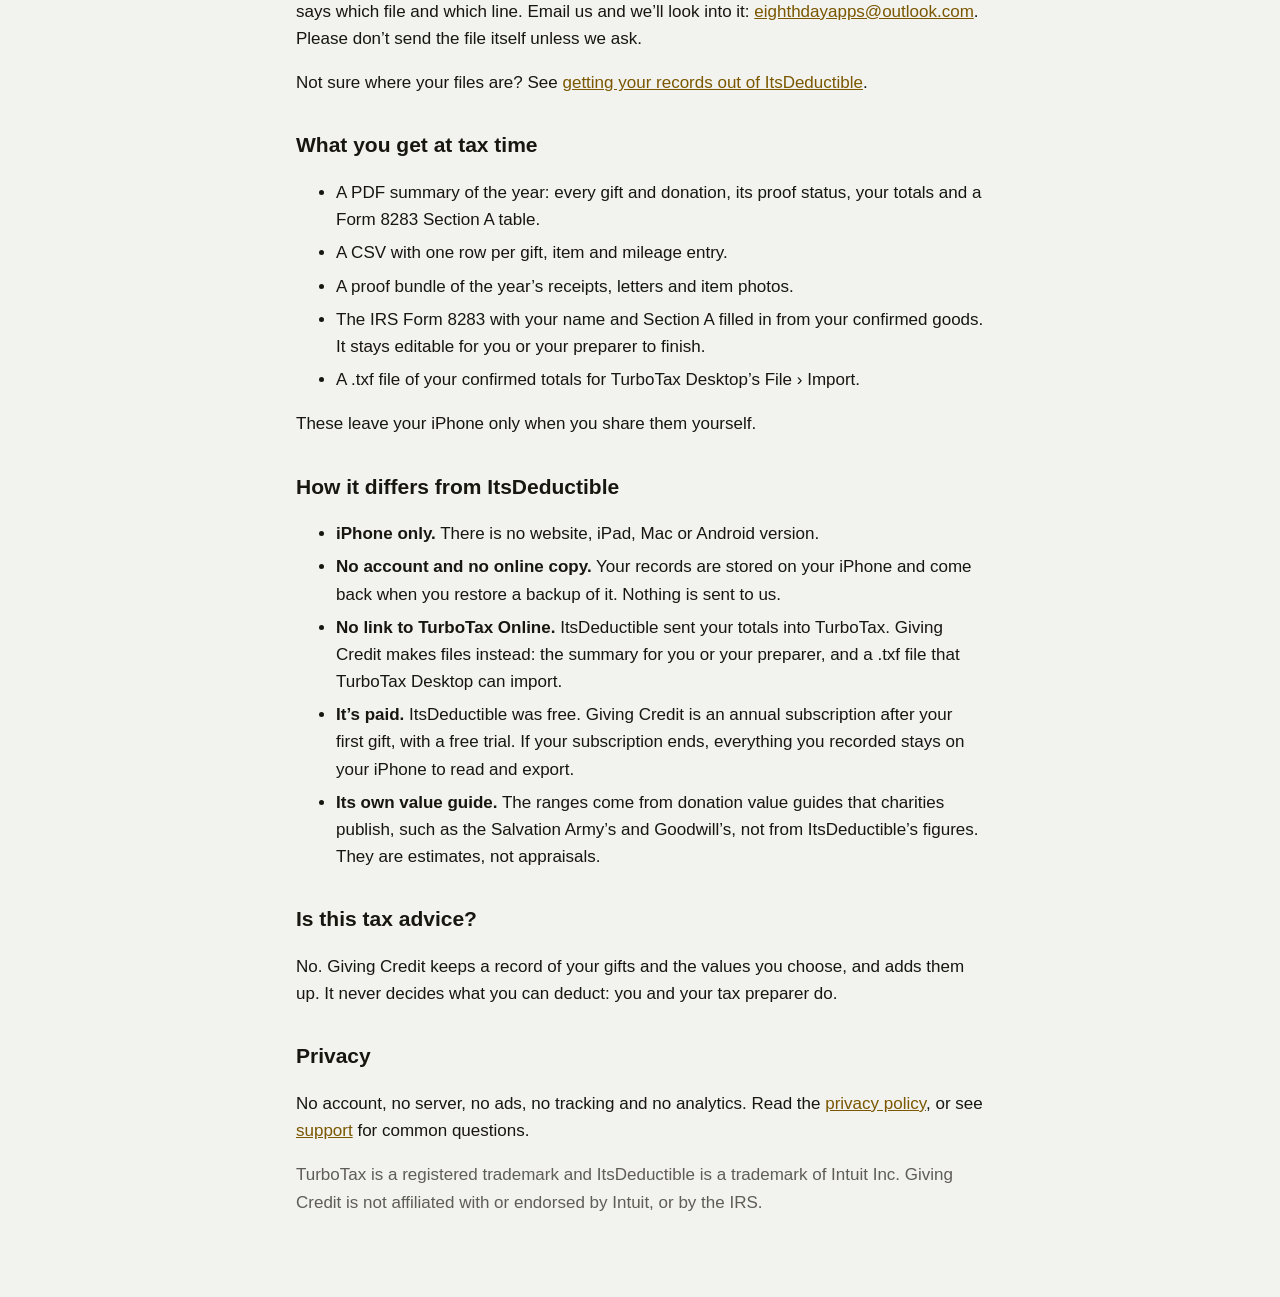
<file: itsdeductible-alternative.html>
<!doctype html>
<html lang="en">
<head>
<meta charset="utf-8">
<meta name="viewport" content="width=device-width, initial-scale=1">
<title>An ItsDeductible alternative for iPhone: Giving Credit</title>
<meta name="description" content="ItsDeductible shut down in October 2025. Giving Credit is an iPhone app that records donated goods and money gifts, suggests value ranges from charity guides, imports your ItsDeductible CSV files and makes a year-end summary.">
<link rel="canonical" href="https://andrewham1lton.github.io/giving-credit/itsdeductible-alternative.html">
<meta property="og:type" content="website">
<meta property="og:title" content="An ItsDeductible alternative for iPhone: Giving Credit">
<meta property="og:description" content="Record donated goods and money gifts, check values against charity guides, import your ItsDeductible CSV files and hand your preparer one year-end summary.">
<meta property="og:url" content="https://andrewham1lton.github.io/giving-credit/itsdeductible-alternative.html">
<link rel="stylesheet" href="style.css">
<link rel="icon" href="icon.svg" type="image/svg+xml">
</head>
<body>
<main>
  <header><a href="./"><img src="icon.svg" alt="">Giving Credit</a></header>
  <nav><a href="./#guides">Guides</a><a href="support.html">Support</a><a href="privacy.html">Privacy</a></nav>
  <h1>An ItsDeductible alternative for iPhone</h1>
  <p>Intuit shut down ItsDeductible in October 2025. If you used it to keep track of the bags you dropped at the thrift store and the checks you wrote to charity, Giving Credit is an iPhone app built for the same job: record each donation, put a value on donated goods, and have one summary ready at tax time.</p>
  <p>Giving Credit is an independent app, made by one developer. It isn’t made by, affiliated with or endorsed by Intuit.</p>

  <div class="card">
    <p><strong>Giving Credit: Donation Tracker</strong>, for iPhone (iOS 26 or later).</p>
    <p class="store" data-ct="site-itsdeductible">Coming to the App Store</p>
    <p class="muted">Record your first gift free. After that it’s an annual subscription with a free trial; the price and trial length are shown in the app before you confirm.</p>
  </div>

  <h2>What it does</h2>
  <ul>
    <li><strong>Donated goods.</strong> Photograph the drop-off and list what was in it. A built-in guide of nearly 200 common items shows an estimate range for each, the charity guides the range comes from and when they were checked.</li>
    <li><strong>You confirm every value.</strong> A suggested value stays in pencil and isn’t counted in any total until you confirm it.</li>
    <li><strong>Money gifts.</strong> Add a gift by amount, charity, date and how you paid, or photograph the receipt and Giving Credit reads it on your iPhone and offers the amount, date and charity for you to check.</li>
    <li><strong>Proof.</strong> Every gift shows its proof status. Gifts of $250 or more show “letter needed” until you have the charity’s letter, and Giving Credit drafts the request for you to send from your own Mail.</li>
    <li><strong>Charity lookup.</strong> Search the IRS list of organizations (Publication 78 data, dated in the app) by name and city to fill in a charity’s name, EIN and address.</li>
    <li><strong>Volunteer miles,</strong> recorded at the charity rate of 14 cents a mile.</li>
    <li><strong>Larger items.</strong> Items over $500 ask for the details Form 8283 asks for; items over $5,000 are flagged as needing a qualified appraisal.</li>
  </ul>

  <h2>Bring your ItsDeductible records with you</h2>
  <p>If you exported your data before ItsDeductible closed, Giving Credit can import the Items, Money and Mileage CSV files (or the ZIP that holds them): in the app, go to Settings, then Import from ItsDeductible.</p>
  <ul>
    <li>The files are read on your iPhone and aren’t sent anywhere.</li>
    <li>You see a preview before anything is added. Item values arrive in pencil until you confirm them, and each money gift and trip is added only if you switch it on.</li>
    <li>Importing the same files twice doesn’t add anything twice.</li>
    <li>Stock donations aren’t imported; Giving Credit records money, goods and mileage.</li>
    <li>Import is part of the subscription, and the free trial includes it.</li>
  </ul>
  <p>Intuit never published the layout of those files, so if one of yours doesn’t read, the preview says which file and which line. Email us and we’ll look into it: <a href="mailto:eighthdayapps@outlook.com">eighthdayapps@outlook.com</a>. Please don’t send the file itself unless we ask.</p>

  <p>Not sure where your files are? See <a href="export-itsdeductible-data.html">getting your records out of ItsDeductible</a>.</p>

  <h2>What you get at tax time</h2>
  <ul>
    <li>A PDF summary of the year: every gift and donation, its proof status, your totals and a Form 8283 Section A table.</li>
    <li>A CSV with one row per gift, item and mileage entry.</li>
    <li>A proof bundle of the year’s receipts, letters and item photos.</li>
    <li>The IRS Form 8283 with your name and Section A filled in from your confirmed goods. It stays editable for you or your preparer to finish.</li>
    <li>A .txf file of your confirmed totals for TurboTax Desktop’s File › Import.</li>
  </ul>
  <p>These leave your iPhone only when you share them yourself.</p>

  <h2>How it differs from ItsDeductible</h2>
  <ul>
    <li><strong>iPhone only.</strong> There is no website, iPad, Mac or Android version.</li>
    <li><strong>No account and no online copy.</strong> Your records are stored on your iPhone and come back when you restore a backup of it. Nothing is sent to us.</li>
    <li><strong>No link to TurboTax Online.</strong> ItsDeductible sent your totals into TurboTax. Giving Credit makes files instead: the summary for you or your preparer, and a .txf file that TurboTax Desktop can import.</li>
    <li><strong>It’s paid.</strong> ItsDeductible was free. Giving Credit is an annual subscription after your first gift, with a free trial. If your subscription ends, everything you recorded stays on your iPhone to read and export.</li>
    <li><strong>Its own value guide.</strong> The ranges come from donation value guides that charities publish, such as the Salvation Army’s and Goodwill’s, not from ItsDeductible’s figures. They are estimates, not appraisals.</li>
  </ul>

  <h2>Is this tax advice?</h2>
  <p>No. Giving Credit keeps a record of your gifts and the values you choose, and adds them up. It never decides what you can deduct: you and your tax preparer do.</p>

  <h2>Privacy</h2>
  <p>No account, no server, no ads, no tracking and no analytics. Read the <a href="privacy.html">privacy policy</a>, or see <a href="support.html">support</a> for common questions.</p>

  <p class="muted">TurboTax is a registered trademark and ItsDeductible is a trademark of Intuit Inc. Giving Credit is not affiliated with or endorsed by Intuit, or by the IRS.</p>
</main>
</body>
</html>
</file>
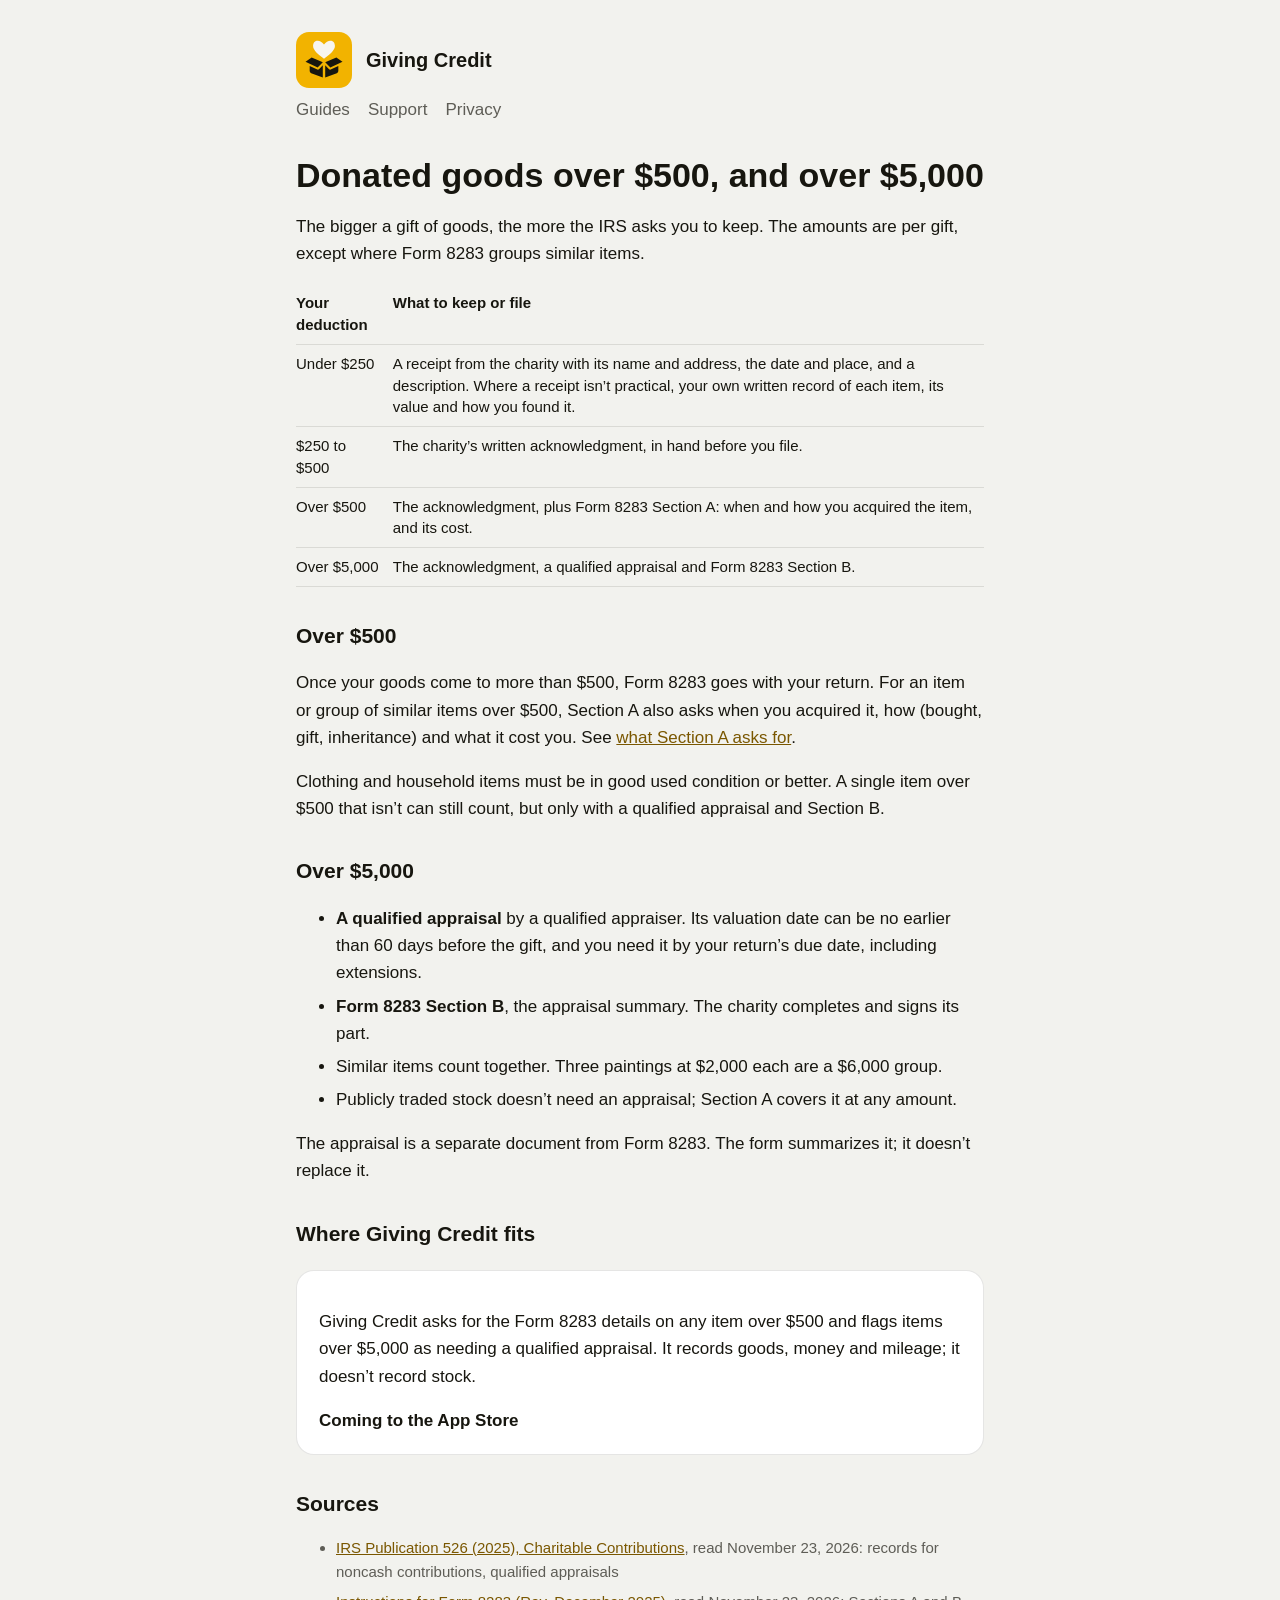
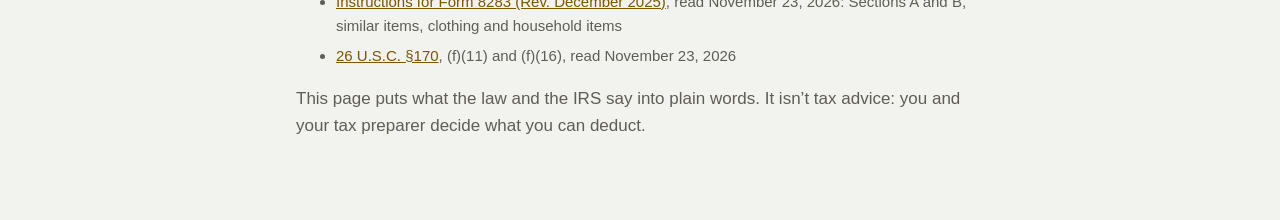
<file: noncash-donations-over-500-and-5000.html>
<!doctype html>
<html lang="en">
<head>
<meta charset="utf-8">
<meta name="viewport" content="width=device-width, initial-scale=1">
<title>Donated goods over $500 and over $5,000: what the IRS asks for</title>
<meta name="description" content="The record the IRS asks for at each size of noncash gift: a receipt under $250, a letter from $250, Form 8283 Section A over $500, and a qualified appraisal over $5,000.">
<link rel="canonical" href="https://andrewham1lton.github.io/giving-credit/noncash-donations-over-500-and-5000.html">
<meta property="og:type" content="article">
<meta property="og:title" content="Donated goods over $500 and over $5,000: what the IRS asks for">
<meta property="og:description" content="The record the IRS asks for at each size of noncash gift: a receipt under $250, a letter from $250, Form 8283 Section A over $500, and a qualified appraisal over $5,000.">
<meta property="og:url" content="https://andrewham1lton.github.io/giving-credit/noncash-donations-over-500-and-5000.html">
<link rel="stylesheet" href="style.css">
<link rel="icon" href="icon.svg" type="image/svg+xml">
</head>
<body>
<main>
  <header><a href="./"><img src="icon.svg" alt="">Giving Credit</a></header>
  <nav><a href="./#guides">Guides</a><a href="support.html">Support</a><a href="privacy.html">Privacy</a></nav>
  <h1>Donated goods over $500, and over $5,000</h1>
<p>The bigger a gift of goods, the more the IRS asks you to keep. The amounts are per gift, except where Form 8283 groups similar items.</p>

  <div class="scroll">
  <table>
    <thead><tr><th>Your deduction</th><th>What to keep or file</th></tr></thead>
    <tbody>
      <tr><td>Under $250</td><td>A receipt from the charity with its name and address, the date and place, and a description. Where a receipt isn’t practical, your own written record of each item, its value and how you found it.</td></tr>
      <tr><td>$250 to $500</td><td>The charity’s written acknowledgment, in hand before you file.</td></tr>
      <tr><td>Over $500</td><td>The acknowledgment, plus Form 8283 Section A: when and how you acquired the item, and its cost.</td></tr>
      <tr><td>Over $5,000</td><td>The acknowledgment, a qualified appraisal and Form 8283 Section B.</td></tr>
    </tbody>
  </table>
  </div>

  <h2>Over $500</h2>
  <p>Once your goods come to more than $500, Form 8283 goes with your return. For an item or group of similar items over $500, Section A also asks when you acquired it, how (bought, gift, inheritance) and what it cost you. See <a href="form-8283-section-a.html">what Section A asks for</a>.</p>
  <p>Clothing and household items must be in good used condition or better. A single item over $500 that isn’t can still count, but only with a qualified appraisal and Section B.</p>

  <h2>Over $5,000</h2>
  <ul>
    <li><strong>A qualified appraisal</strong> by a qualified appraiser. Its valuation date can be no earlier than 60 days before the gift, and you need it by your return’s due date, including extensions.</li>
    <li><strong>Form 8283 Section B</strong>, the appraisal summary. The charity completes and signs its part.</li>
    <li>Similar items count together. Three paintings at $2,000 each are a $6,000 group.</li>
    <li>Publicly traded stock doesn’t need an appraisal; Section A covers it at any amount.</li>
  </ul>
  <p>The appraisal is a separate document from Form 8283. The form summarizes it; it doesn’t replace it.</p>

  <h2>Where Giving Credit fits</h2>
  <div class="card">
    <p>Giving Credit asks for the Form 8283 details on any item over $500 and flags items over $5,000 as needing a qualified appraisal. It records goods, money and mileage; it doesn’t record stock.</p>
    <p class="store" data-ct="site-noncash-500">Coming to the App Store</p>
  </div>

  <h2>Sources</h2>
  <ul class="sources">
    <li><a href="https://www.irs.gov/publications/p526">IRS Publication 526 (2025), Charitable Contributions</a>, read November 23, 2026: records for noncash contributions, qualified appraisals</li>
    <li><a href="https://www.irs.gov/instructions/i8283">Instructions for Form 8283 (Rev. December 2025)</a>, read November 23, 2026: Sections A and B, similar items, clothing and household items</li>
    <li><a href="https://www.law.cornell.edu/uscode/text/26/170">26 U.S.C. §170</a>, (f)(11) and (f)(16), read November 23, 2026</li>
  </ul>
  <p class="muted">This page puts what the law and the IRS say into plain words. It isn’t tax advice: you and your tax preparer decide what you can deduct.</p>
</main>
</body>
</html>
</file>
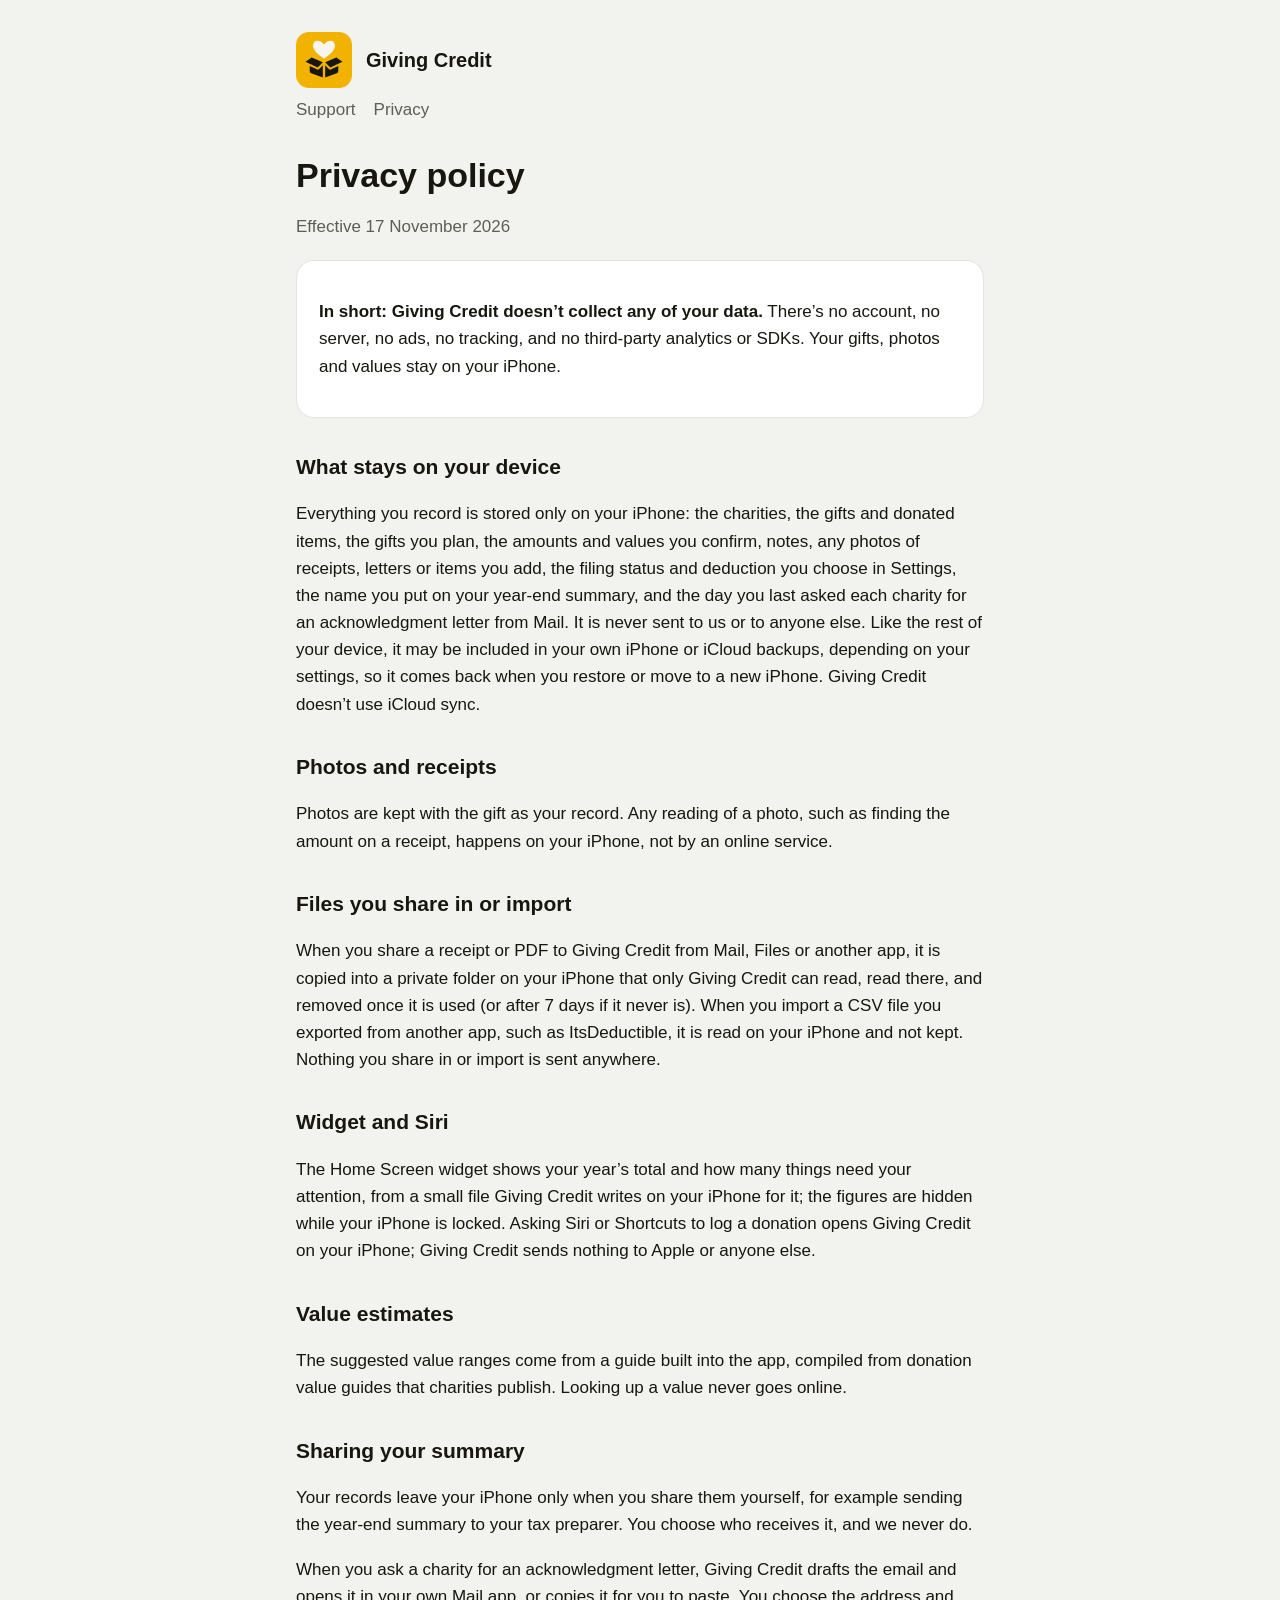
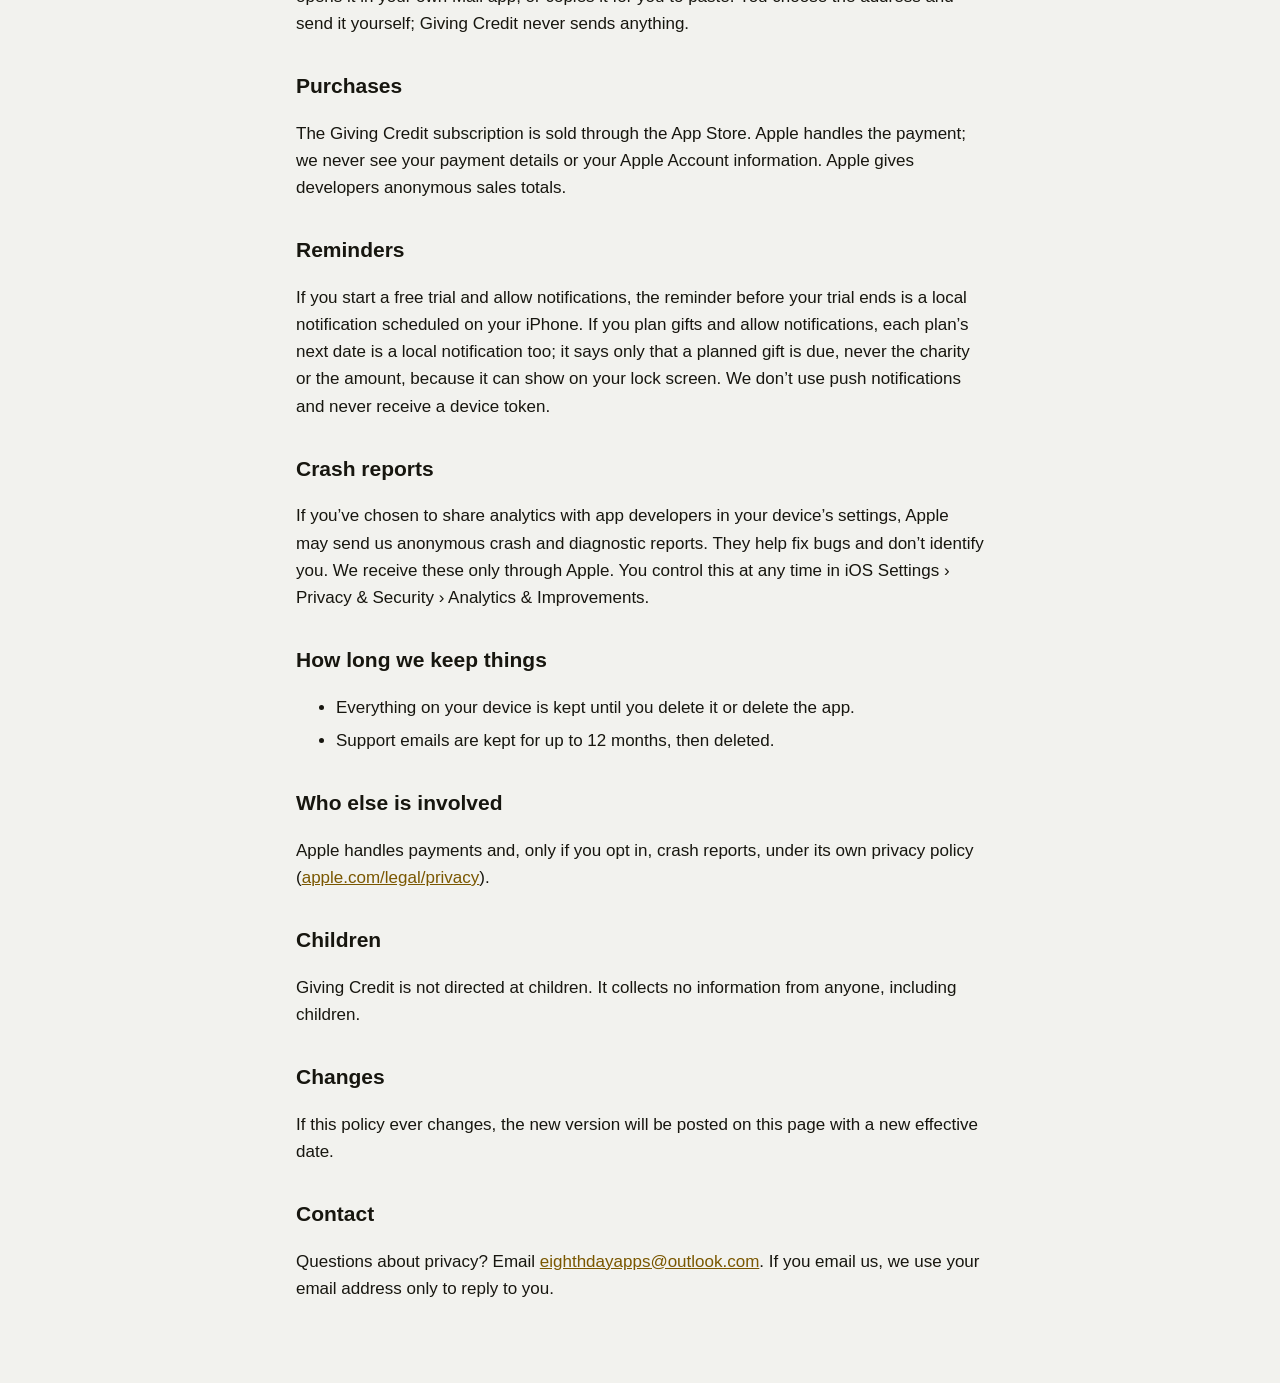
<file: privacy.html>
<!doctype html>
<html lang="en">
<head>
<meta charset="utf-8">
<meta name="viewport" content="width=device-width, initial-scale=1">
<title>Giving Credit Privacy</title>
<meta name="description" content="Giving Credit privacy policy: no account, no server, no tracking, and no data collected.">
<link rel="stylesheet" href="style.css">
<link rel="icon" href="icon.svg" type="image/svg+xml">
</head>
<body>
<main>
  <header><a href="./"><img src="icon.svg" alt="">Giving Credit</a></header>
  <nav><a href="support.html">Support</a><a href="privacy.html">Privacy</a></nav>
  <h1>Privacy policy</h1>
  <p class="muted">Effective 17 November 2026</p>

  <div class="card">
    <p><strong>In short: Giving Credit doesn’t collect any of your data.</strong> There’s no account, no server, no ads, no tracking, and no third-party analytics or SDKs. Your gifts, photos and values stay on your iPhone.</p>
  </div>

  <h2>What stays on your device</h2>
  <p>Everything you record is stored only on your iPhone: the charities, the gifts and donated items, the gifts you plan, the amounts and values you confirm, notes, any photos of receipts, letters or items you add, the filing status and deduction you choose in Settings, the name you put on your year-end summary, and the day you last asked each charity for an acknowledgment letter from Mail. It is never sent to us or to anyone else. Like the rest of your device, it may be included in your own iPhone or iCloud backups, depending on your settings, so it comes back when you restore or move to a new iPhone. Giving Credit doesn’t use iCloud sync.</p>

  <h2>Photos and receipts</h2>
  <p>Photos are kept with the gift as your record. Any reading of a photo, such as finding the amount on a receipt, happens on your iPhone, not by an online service.</p>

  <h2>Files you share in or import</h2>
  <p>When you share a receipt or PDF to Giving Credit from Mail, Files or another app, it is copied into a private folder on your iPhone that only Giving Credit can read, read there, and removed once it is used (or after 7 days if it never is). When you import a CSV file you exported from another app, such as ItsDeductible, it is read on your iPhone and not kept. Nothing you share in or import is sent anywhere.</p>

  <h2>Widget and Siri</h2>
  <p>The Home Screen widget shows your year’s total and how many things need your attention, from a small file Giving Credit writes on your iPhone for it; the figures are hidden while your iPhone is locked. Asking Siri or Shortcuts to log a donation opens Giving Credit on your iPhone; Giving Credit sends nothing to Apple or anyone else.</p>

  <h2>Value estimates</h2>
  <p>The suggested value ranges come from a guide built into the app, compiled from donation value guides that charities publish. Looking up a value never goes online.</p>

  <h2>Sharing your summary</h2>
  <p>Your records leave your iPhone only when you share them yourself, for example sending the year-end summary to your tax preparer. You choose who receives it, and we never do.</p>
  <p>When you ask a charity for an acknowledgment letter, Giving Credit drafts the email and opens it in your own Mail app, or copies it for you to paste. You choose the address and send it yourself; Giving Credit never sends anything.</p>

  <h2>Purchases</h2>
  <p>The Giving Credit subscription is sold through the App Store. Apple handles the payment; we never see your payment details or your Apple Account information. Apple gives developers anonymous sales totals.</p>

  <h2>Reminders</h2>
  <p>If you start a free trial and allow notifications, the reminder before your trial ends is a local notification scheduled on your iPhone. If you plan gifts and allow notifications, each plan’s next date is a local notification too; it says only that a planned gift is due, never the charity or the amount, because it can show on your lock screen. We don’t use push notifications and never receive a device token.</p>

  <h2>Crash reports</h2>
  <p>If you’ve chosen to share analytics with app developers in your device’s settings, Apple may send us anonymous crash and diagnostic reports. They help fix bugs and don’t identify you. We receive these only through Apple. You control this at any time in iOS Settings › Privacy &amp; Security › Analytics &amp; Improvements.</p>

  <h2>How long we keep things</h2>
  <ul>
    <li>Everything on your device is kept until you delete it or delete the app.</li>
    <li>Support emails are kept for up to 12 months, then deleted.</li>
  </ul>

  <h2>Who else is involved</h2>
  <p>Apple handles payments and, only if you opt in, crash reports, under its own privacy policy (<a href="https://www.apple.com/legal/privacy/">apple.com/legal/privacy</a>).</p>

  <h2>Children</h2>
  <p>Giving Credit is not directed at children. It collects no information from anyone, including children.</p>

  <h2>Changes</h2>
  <p>If this policy ever changes, the new version will be posted on this page with a new effective date.</p>

  <h2>Contact</h2>
  <p>Questions about privacy? Email <a href="mailto:eighthdayapps@outlook.com">eighthdayapps@outlook.com</a>. If you email us, we use your email address only to reply to you.</p>
</main>
</body>
</html>
</file>
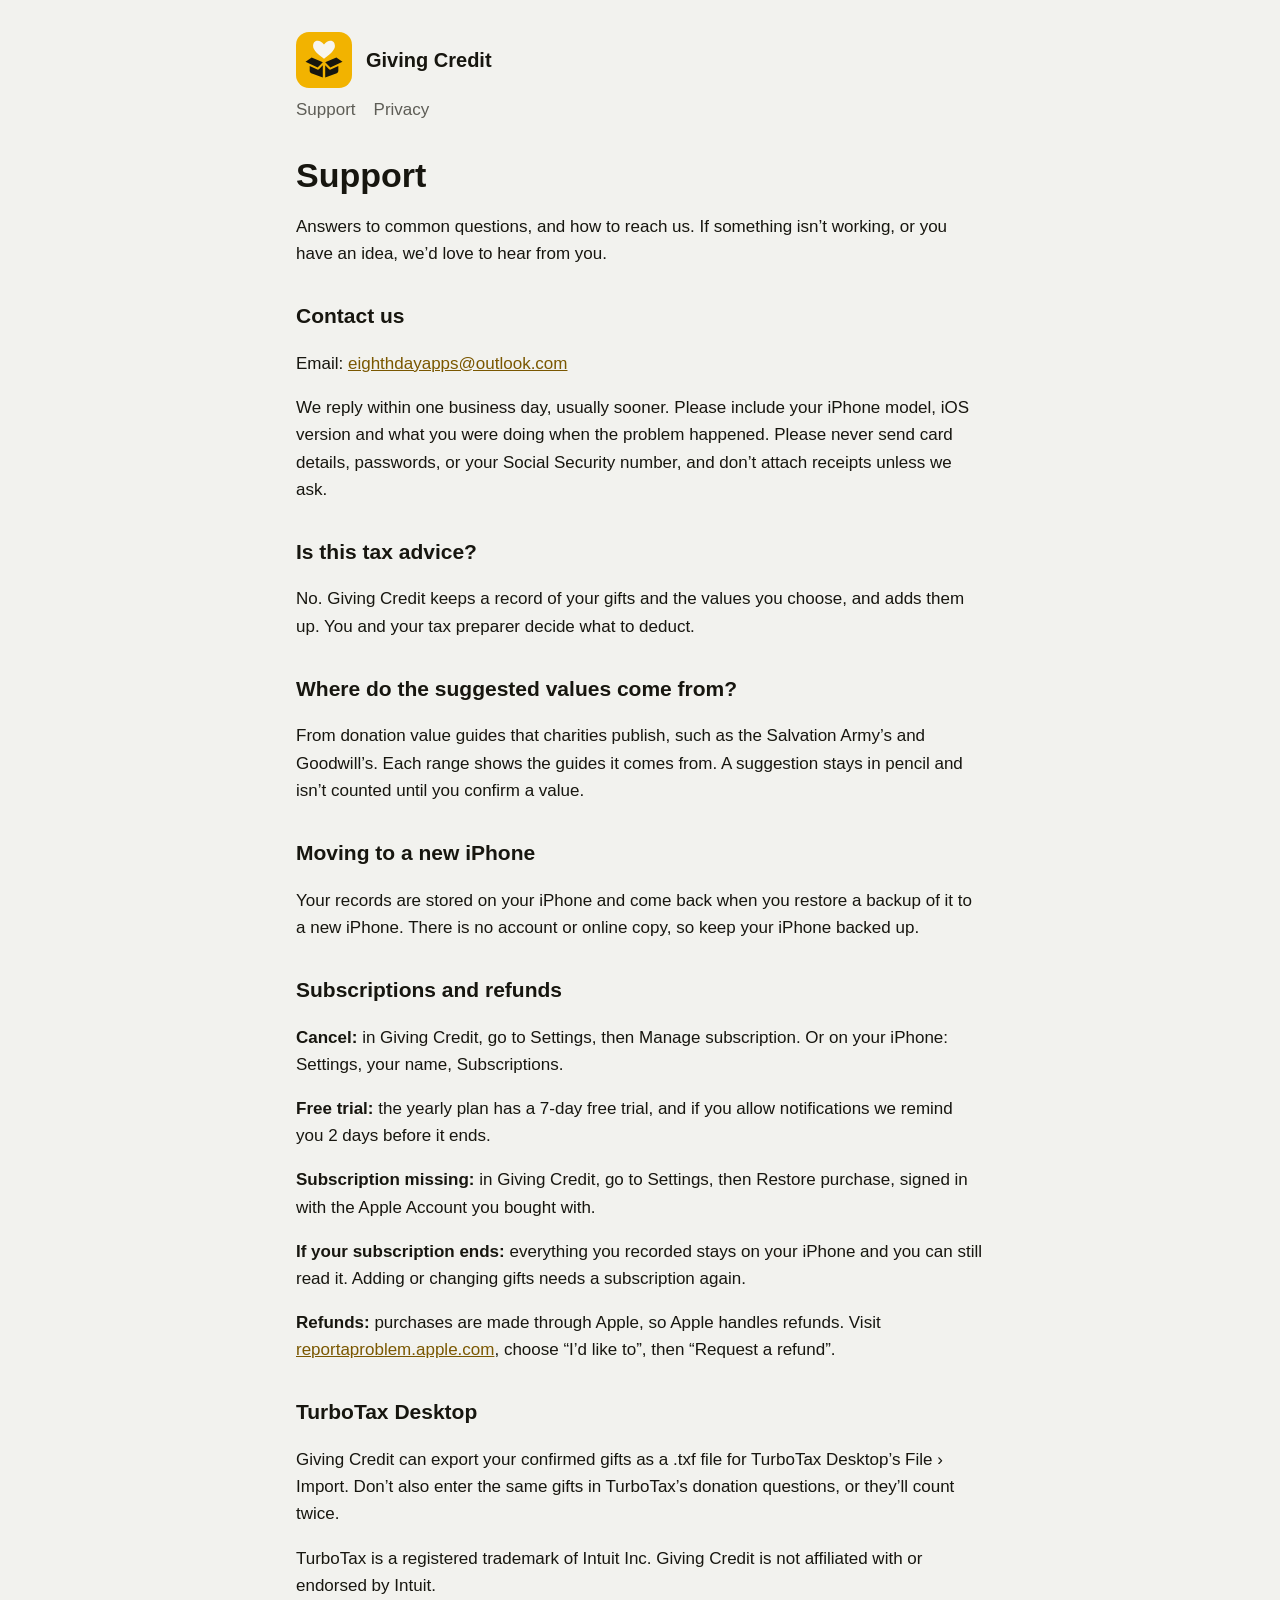
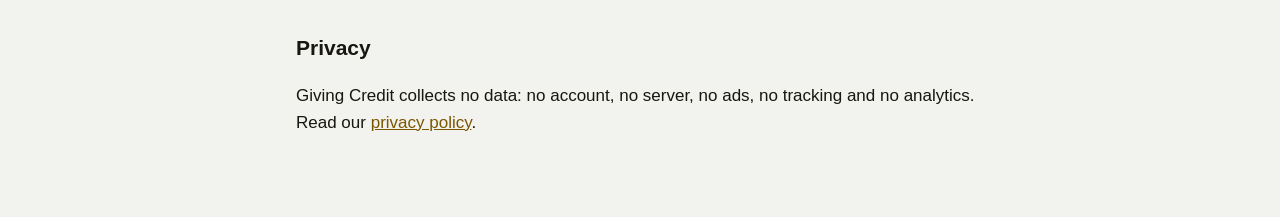
<file: support.html>
<!doctype html>
<html lang="en">
<head>
<meta charset="utf-8">
<meta name="viewport" content="width=device-width, initial-scale=1">
<title>Giving Credit Support</title>
<meta name="description" content="Help with Giving Credit: values, the year-end summary, subscriptions and how to get in touch.">
<link rel="stylesheet" href="style.css">
<link rel="icon" href="icon.svg" type="image/svg+xml">
</head>
<body>
<main>
  <header><a href="./"><img src="icon.svg" alt="">Giving Credit</a></header>
  <nav><a href="support.html">Support</a><a href="privacy.html">Privacy</a></nav>
  <h1>Support</h1>
  <p>Answers to common questions, and how to reach us. If something isn’t working, or you have an idea, we’d love to hear from you.</p>

  <h2>Contact us</h2>
  <p>Email: <a href="mailto:eighthdayapps@outlook.com">eighthdayapps@outlook.com</a></p>
  <p>We reply within one business day, usually sooner. Please include your iPhone model, iOS version and what you were doing when the problem happened. Please never send card details, passwords, or your Social Security number, and don’t attach receipts unless we ask.</p>

  <h2>Is this tax advice?</h2>
  <p>No. Giving Credit keeps a record of your gifts and the values you choose, and adds them up. You and your tax preparer decide what to deduct.</p>

  <h2>Where do the suggested values come from?</h2>
  <p>From donation value guides that charities publish, such as the Salvation Army’s and Goodwill’s. Each range shows the guides it comes from. A suggestion stays in pencil and isn’t counted until you confirm a value.</p>

  <h2>Moving to a new iPhone</h2>
  <p>Your records are stored on your iPhone and come back when you restore a backup of it to a new iPhone. There is no account or online copy, so keep your iPhone backed up.</p>

  <h2>Subscriptions and refunds</h2>
  <p><strong>Cancel:</strong> in Giving Credit, go to Settings, then Manage subscription. Or on your iPhone: Settings, your name, Subscriptions.</p>
  <p><strong>Free trial:</strong> the yearly plan has a 7-day free trial, and if you allow notifications we remind you 2 days before it ends.</p>
  <p><strong>Subscription missing:</strong> in Giving Credit, go to Settings, then Restore purchase, signed in with the Apple Account you bought with.</p>
  <p><strong>If your subscription ends:</strong> everything you recorded stays on your iPhone and you can still read it. Adding or changing gifts needs a subscription again.</p>
  <p><strong>Refunds:</strong> purchases are made through Apple, so Apple handles refunds. Visit <a href="https://reportaproblem.apple.com">reportaproblem.apple.com</a>, choose “I’d like to”, then “Request a refund”.</p>

  <h2>TurboTax Desktop</h2>
  <p>Giving Credit can export your confirmed gifts as a .txf file for TurboTax Desktop’s File › Import. Don’t also enter the same gifts in TurboTax’s donation questions, or they’ll count twice.</p>
  <p>TurboTax is a registered trademark of Intuit Inc. Giving Credit is not affiliated with or endorsed by Intuit.</p>

  <h2>Privacy</h2>
  <p>Giving Credit collects no data: no account, no server, no ads, no tracking and no analytics. Read our <a href="privacy.html">privacy policy</a>.</p>
</main>
</body>
</html>
</file>
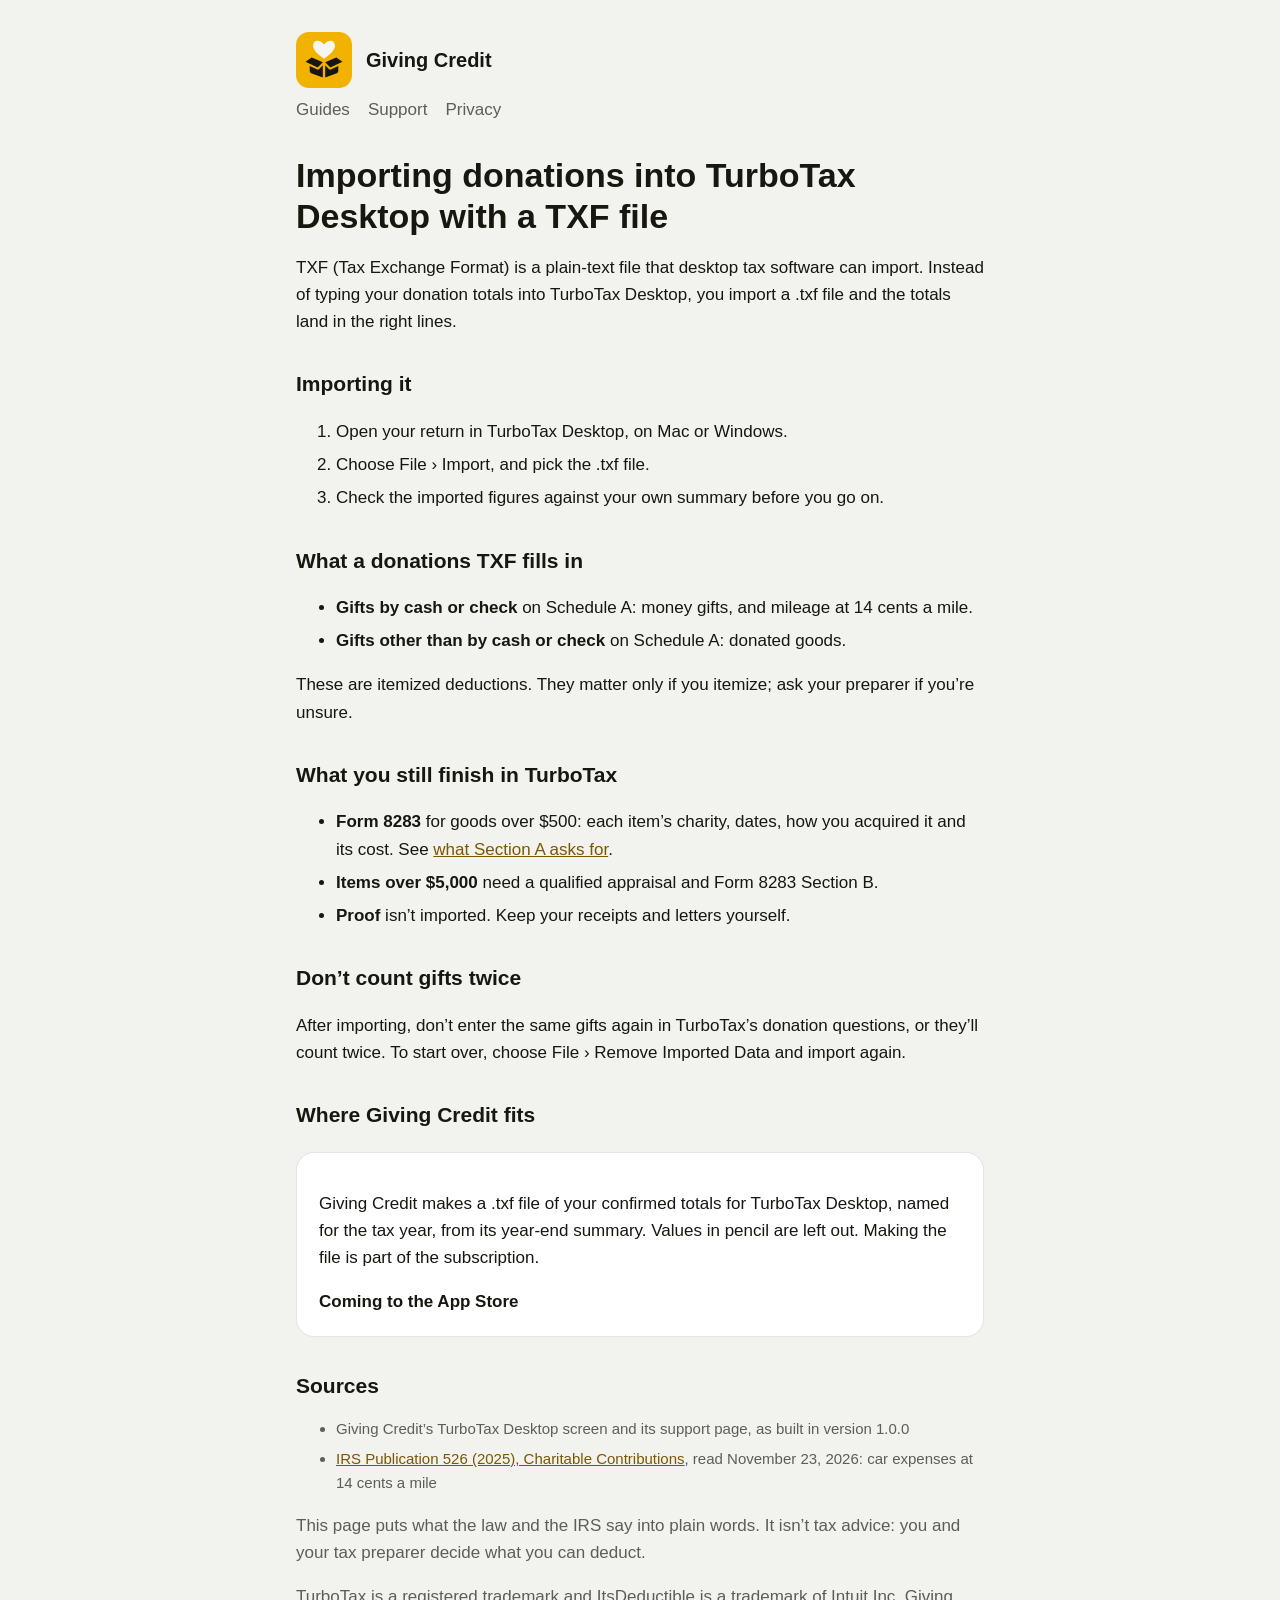
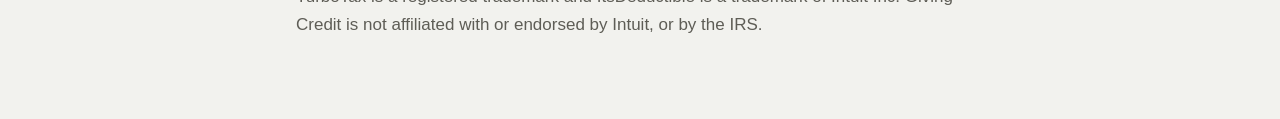
<file: turbotax-desktop-txf-import.html>
<!doctype html>
<html lang="en">
<head>
<meta charset="utf-8">
<meta name="viewport" content="width=device-width, initial-scale=1">
<title>Importing charity donations into TurboTax Desktop with a TXF file</title>
<meta name="description" content="How a .txf file brings your year’s charitable gift totals into TurboTax Desktop on Mac or Windows, what it fills in, what you still finish by hand, and how to avoid counting gifts twice.">
<link rel="canonical" href="https://andrewham1lton.github.io/giving-credit/turbotax-desktop-txf-import.html">
<meta property="og:type" content="article">
<meta property="og:title" content="Importing charity donations into TurboTax Desktop with a TXF file">
<meta property="og:description" content="How a .txf file brings your year’s charitable gift totals into TurboTax Desktop on Mac or Windows, what it fills in, what you still finish by hand, and how to avoid counting gifts twice.">
<meta property="og:url" content="https://andrewham1lton.github.io/giving-credit/turbotax-desktop-txf-import.html">
<link rel="stylesheet" href="style.css">
<link rel="icon" href="icon.svg" type="image/svg+xml">
</head>
<body>
<main>
  <header><a href="./"><img src="icon.svg" alt="">Giving Credit</a></header>
  <nav><a href="./#guides">Guides</a><a href="support.html">Support</a><a href="privacy.html">Privacy</a></nav>
  <h1>Importing donations into TurboTax Desktop with a TXF file</h1>
<p>TXF (Tax Exchange Format) is a plain-text file that desktop tax software can import. Instead of typing your donation totals into TurboTax Desktop, you import a .txf file and the totals land in the right lines.</p>

  <h2>Importing it</h2>
  <ol>
    <li>Open your return in TurboTax Desktop, on Mac or Windows.</li>
    <li>Choose File › Import, and pick the .txf file.</li>
    <li>Check the imported figures against your own summary before you go on.</li>
  </ol>

  <h2>What a donations TXF fills in</h2>
  <ul>
    <li><strong>Gifts by cash or check</strong> on Schedule A: money gifts, and mileage at 14 cents a mile.</li>
    <li><strong>Gifts other than by cash or check</strong> on Schedule A: donated goods.</li>
  </ul>
  <p>These are itemized deductions. They matter only if you itemize; ask your preparer if you’re unsure.</p>

  <h2>What you still finish in TurboTax</h2>
  <ul>
    <li><strong>Form 8283</strong> for goods over $500: each item’s charity, dates, how you acquired it and its cost. See <a href="form-8283-section-a.html">what Section A asks for</a>.</li>
    <li><strong>Items over $5,000</strong> need a qualified appraisal and Form 8283 Section B.</li>
    <li><strong>Proof</strong> isn’t imported. Keep your receipts and letters yourself.</li>
  </ul>

  <h2>Don’t count gifts twice</h2>
  <p>After importing, don’t enter the same gifts again in TurboTax’s donation questions, or they’ll count twice. To start over, choose File › Remove Imported Data and import again.</p>

  <h2>Where Giving Credit fits</h2>
  <div class="card">
    <p>Giving Credit makes a .txf file of your confirmed totals for TurboTax Desktop, named for the tax year, from its year-end summary. Values in pencil are left out. Making the file is part of the subscription.</p>
    <p class="store" data-ct="site-txf">Coming to the App Store</p>
  </div>

  <h2>Sources</h2>
  <ul class="sources">
    <li>Giving Credit’s TurboTax Desktop screen and its support page, as built in version 1.0.0</li>
    <li><a href="https://www.irs.gov/publications/p526">IRS Publication 526 (2025), Charitable Contributions</a>, read November 23, 2026: car expenses at 14 cents a mile</li>
  </ul>
  <p class="muted">This page puts what the law and the IRS say into plain words. It isn’t tax advice: you and your tax preparer decide what you can deduct.</p>
  <p class="muted">TurboTax is a registered trademark and ItsDeductible is a trademark of Intuit Inc. Giving Credit is not affiliated with or endorsed by Intuit, or by the IRS.</p>
</main>
</body>
</html>
</file>
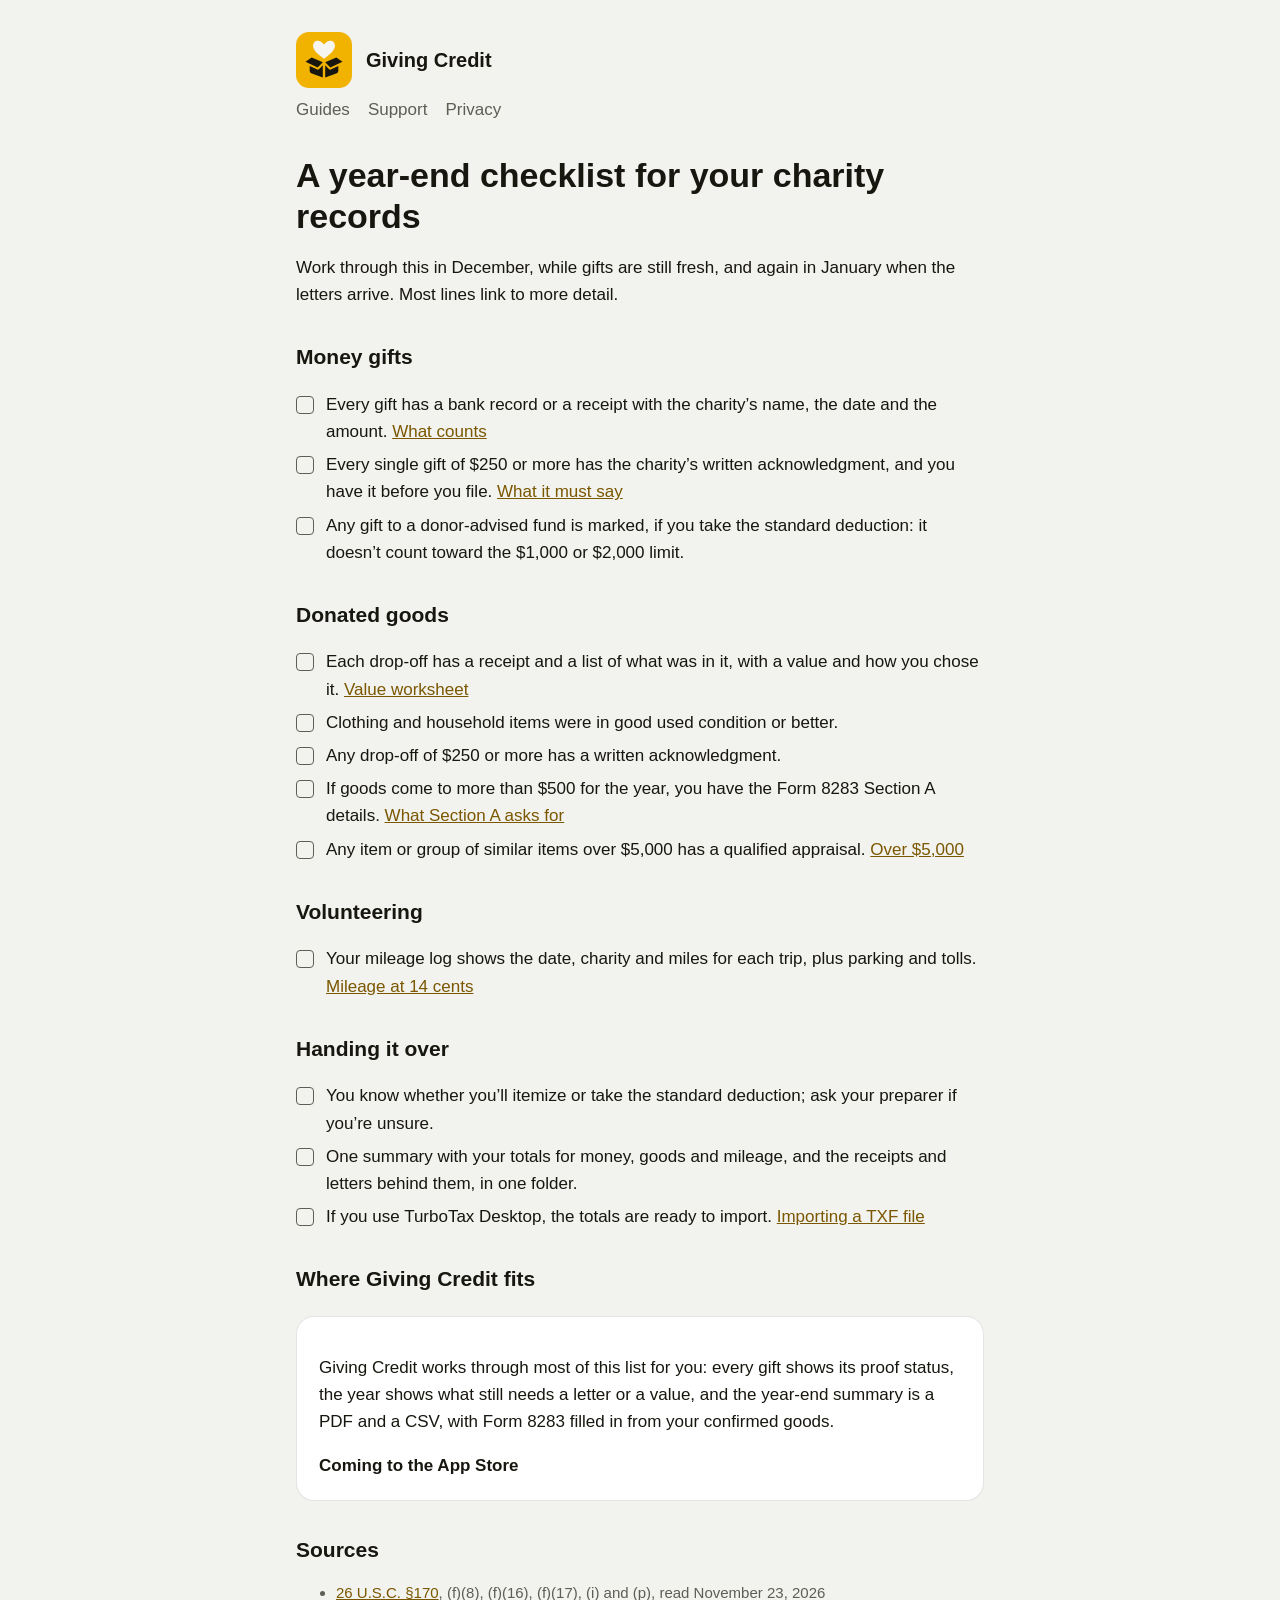
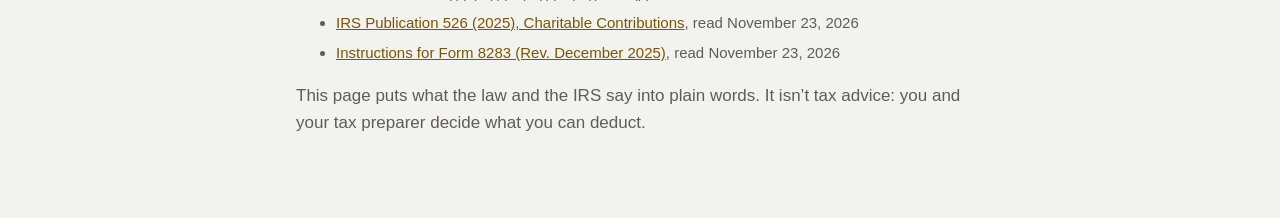
<file: year-end-donation-checklist.html>
<!doctype html>
<html lang="en">
<head>
<meta charset="utf-8">
<meta name="viewport" content="width=device-width, initial-scale=1">
<title>Year-end donation checklist: get your charity records ready for tax time</title>
<meta name="description" content="A checklist to work through in December and January: receipts for every gift, letters for gifts of $250 or more, values for donated goods, Form 8283 details and your mileage log.">
<link rel="canonical" href="https://andrewham1lton.github.io/giving-credit/year-end-donation-checklist.html">
<meta property="og:type" content="article">
<meta property="og:title" content="Year-end donation checklist: get your charity records ready for tax time">
<meta property="og:description" content="A checklist to work through in December and January: receipts for every gift, letters for gifts of $250 or more, values for donated goods, Form 8283 details and your mileage log.">
<meta property="og:url" content="https://andrewham1lton.github.io/giving-credit/year-end-donation-checklist.html">
<link rel="stylesheet" href="style.css">
<link rel="icon" href="icon.svg" type="image/svg+xml">
</head>
<body>
<main>
  <header><a href="./"><img src="icon.svg" alt="">Giving Credit</a></header>
  <nav><a href="./#guides">Guides</a><a href="support.html">Support</a><a href="privacy.html">Privacy</a></nav>
  <h1>A year-end checklist for your charity records</h1>
<p>Work through this in December, while gifts are still fresh, and again in January when the letters arrive. Most lines link to more detail.</p>

  <h2>Money gifts</h2>
  <ul class="checklist">
    <li>Every gift has a bank record or a receipt with the charity’s name, the date and the amount. <a href="cash-donation-records.html">What counts</a></li>
    <li>Every single gift of $250 or more has the charity’s written acknowledgment, and you have it before you file. <a href="donation-acknowledgment-letter.html">What it must say</a></li>
    <li>Any gift to a donor-advised fund is marked, if you take the standard deduction: it doesn’t count toward the $1,000 or $2,000 limit.</li>
  </ul>

  <h2>Donated goods</h2>
  <ul class="checklist">
    <li>Each drop-off has a receipt and a list of what was in it, with a value and how you chose it. <a href="donation-value-worksheet.html">Value worksheet</a></li>
    <li>Clothing and household items were in good used condition or better.</li>
    <li>Any drop-off of $250 or more has a written acknowledgment.</li>
    <li>If goods come to more than $500 for the year, you have the Form 8283 Section A details. <a href="form-8283-section-a.html">What Section A asks for</a></li>
    <li>Any item or group of similar items over $5,000 has a qualified appraisal. <a href="noncash-donations-over-500-and-5000.html">Over $5,000</a></li>
  </ul>

  <h2>Volunteering</h2>
  <ul class="checklist">
    <li>Your mileage log shows the date, charity and miles for each trip, plus parking and tolls. <a href="charity-mileage.html">Mileage at 14 cents</a></li>
  </ul>

  <h2>Handing it over</h2>
  <ul class="checklist">
    <li>You know whether you’ll itemize or take the standard deduction; ask your preparer if you’re unsure.</li>
    <li>One summary with your totals for money, goods and mileage, and the receipts and letters behind them, in one folder.</li>
    <li>If you use TurboTax Desktop, the totals are ready to import. <a href="turbotax-desktop-txf-import.html">Importing a TXF file</a></li>
  </ul>

  <h2>Where Giving Credit fits</h2>
  <div class="card">
    <p>Giving Credit works through most of this list for you: every gift shows its proof status, the year shows what still needs a letter or a value, and the year-end summary is a PDF and a CSV, with Form 8283 filled in from your confirmed goods.</p>
    <p class="store" data-ct="site-checklist">Coming to the App Store</p>
  </div>

  <h2>Sources</h2>
  <ul class="sources">
    <li><a href="https://www.law.cornell.edu/uscode/text/26/170">26 U.S.C. §170</a>, (f)(8), (f)(16), (f)(17), (i) and (p), read November 23, 2026</li>
    <li><a href="https://www.irs.gov/publications/p526">IRS Publication 526 (2025), Charitable Contributions</a>, read November 23, 2026</li>
    <li><a href="https://www.irs.gov/instructions/i8283">Instructions for Form 8283 (Rev. December 2025)</a>, read November 23, 2026</li>
  </ul>
  <p class="muted">This page puts what the law and the IRS say into plain words. It isn’t tax advice: you and your tax preparer decide what you can deduct.</p>
</main>
</body>
</html>
</file>
<file: style.css>
:root {
  --bg: #f2f2ee;
  --text: #17160f;
  --muted: #5e5d56;
  --accent: #7a5700;
  --card: #ffffff;
  --line: rgba(23, 22, 15, .11);
}
@media (prefers-color-scheme: dark) {
  :root {
    --bg: #0e0e0c;
    --text: #f3f2ec;
    --muted: #aaa89f;
    --accent: #ffc940;
    --card: #1b1b18;
    --line: rgba(243, 242, 236, .12);
  }
}
* { box-sizing: border-box; }
body {
  margin: 0;
  background: var(--bg);
  color: var(--text);
  font: 17px/1.6 -apple-system, BlinkMacSystemFont, "Segoe UI", Roboto, sans-serif;
}
main { max-width: 720px; margin: 0 auto; padding: 32px 16px 64px; }
header { display: flex; align-items: center; gap: 14px; margin-bottom: 8px; }
header img { width: 56px; height: 56px; border-radius: 13px; }
header a { color: inherit; text-decoration: none; font-weight: 700; font-size: 20px; display: flex; align-items: center; gap: 14px; }
nav { display: flex; gap: 18px; margin: 8px 0 32px; }
nav a { color: var(--muted); text-decoration: none; }
nav a:hover, a { color: var(--accent); }
h1 { font-size: 34px; line-height: 1.2; margin: 0 0 8px; }
h2 { font-size: 21px; margin: 32px 0 6px; }
.muted { color: var(--muted); }
.card { background: var(--card); border: 1px solid var(--line); border-radius: 18px; padding: 20px 22px; margin: 20px 0; }
li { margin: 6px 0; }
.button { display: inline-block; background: var(--accent); color: var(--bg); text-decoration: none; font-weight: 600; padding: 10px 18px; border-radius: 12px; }
.store { font-weight: 600; margin-bottom: 0; }
.scroll { overflow-x: auto; margin: 12px 0; }
table { border-collapse: collapse; width: 100%; font-size: 15px; line-height: 1.45; }
th, td { text-align: left; vertical-align: top; padding: 8px 10px 8px 0; border-bottom: 1px solid var(--line); }
th { font-weight: 600; }
.num { text-align: right; font-variant-numeric: tabular-nums; white-space: nowrap; }
.worksheet { min-width: 560px; }
.worksheet td { height: 40px; }
blockquote { margin: 12px 0; padding: 4px 0 4px 16px; border-left: 3px solid var(--line); }
.checklist { list-style: none; padding-left: 0; }
.checklist li { padding-left: 30px; position: relative; }
.checklist li::before { content: ""; position: absolute; left: 0; top: 5px; width: 16px; height: 16px; border: 1.5px solid var(--muted); border-radius: 4px; }
.sources { font-size: 15px; color: var(--muted); }
@media print {
  :root { --bg: #fff; --text: #000; --muted: #444; --accent: #000; --card: #fff; --line: #999; }
  nav, .card { display: none; }
  main { max-width: none; padding: 0; }
}
</file>
